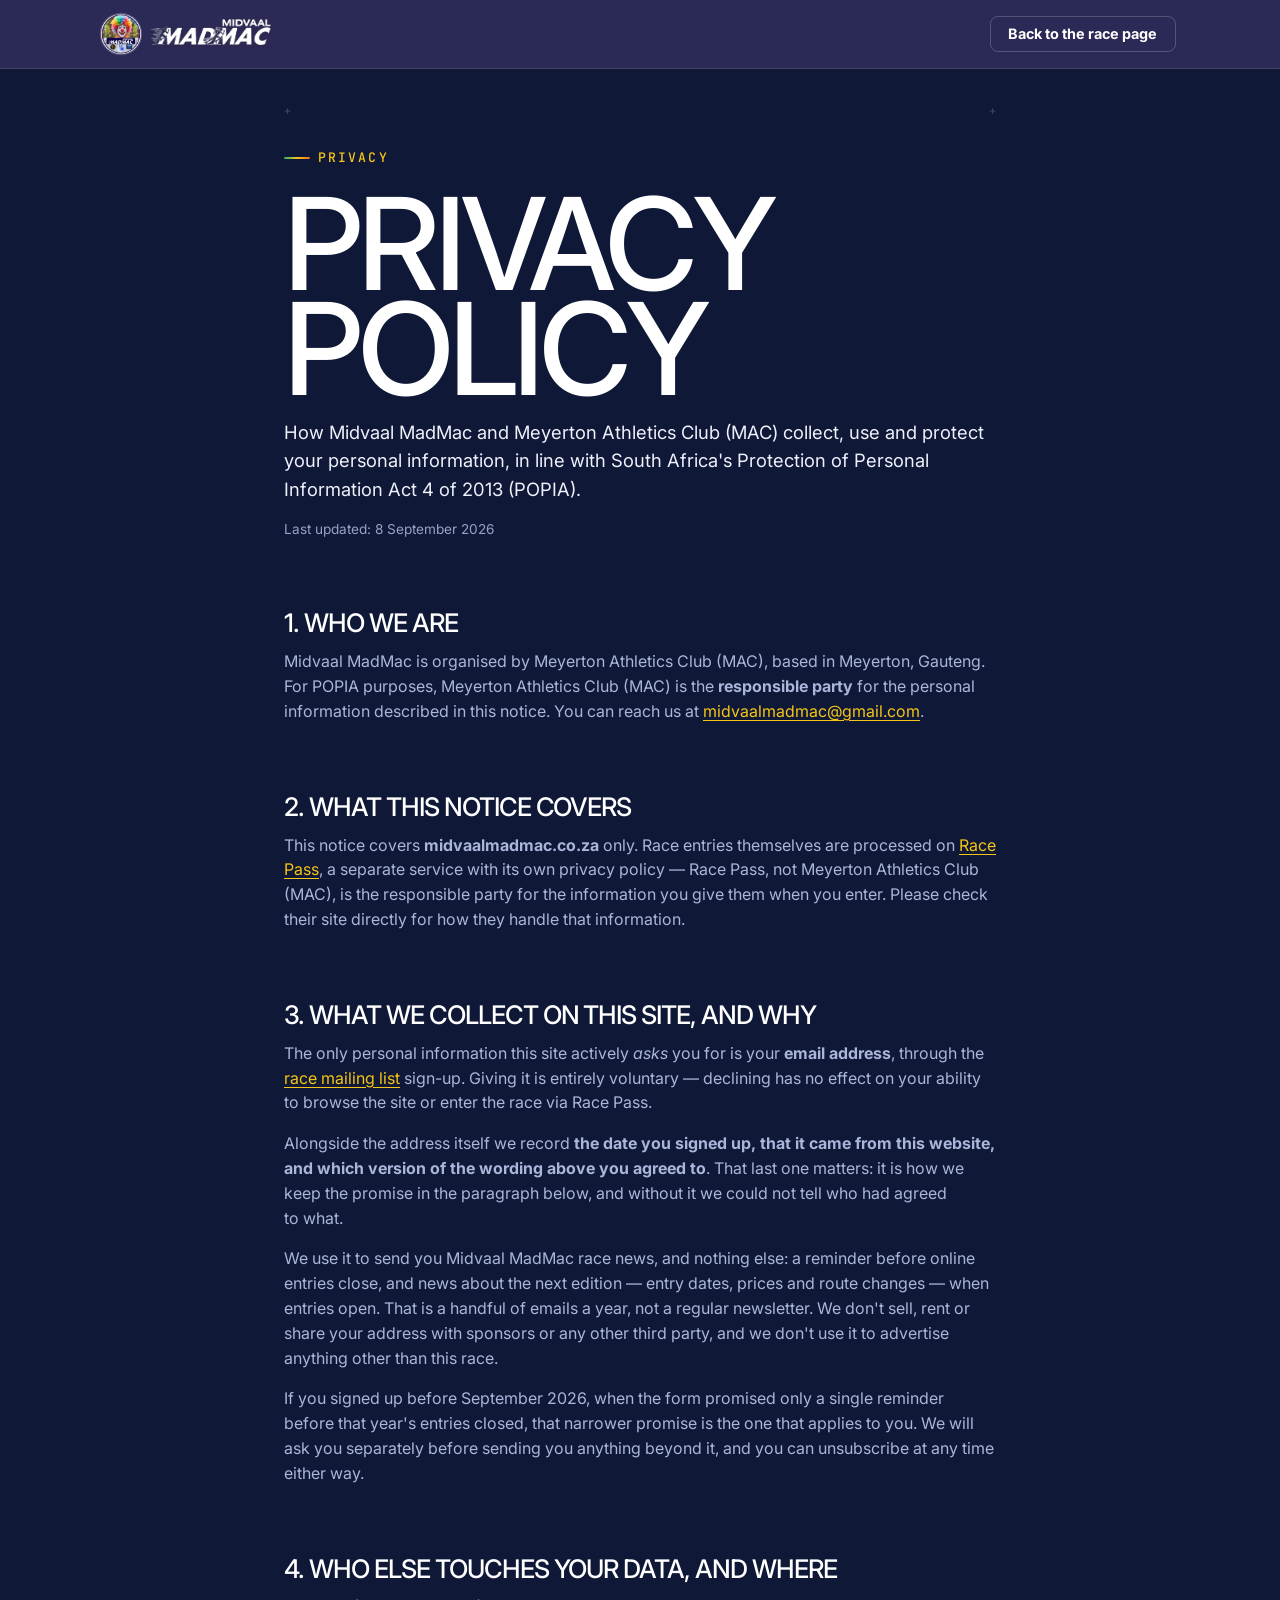
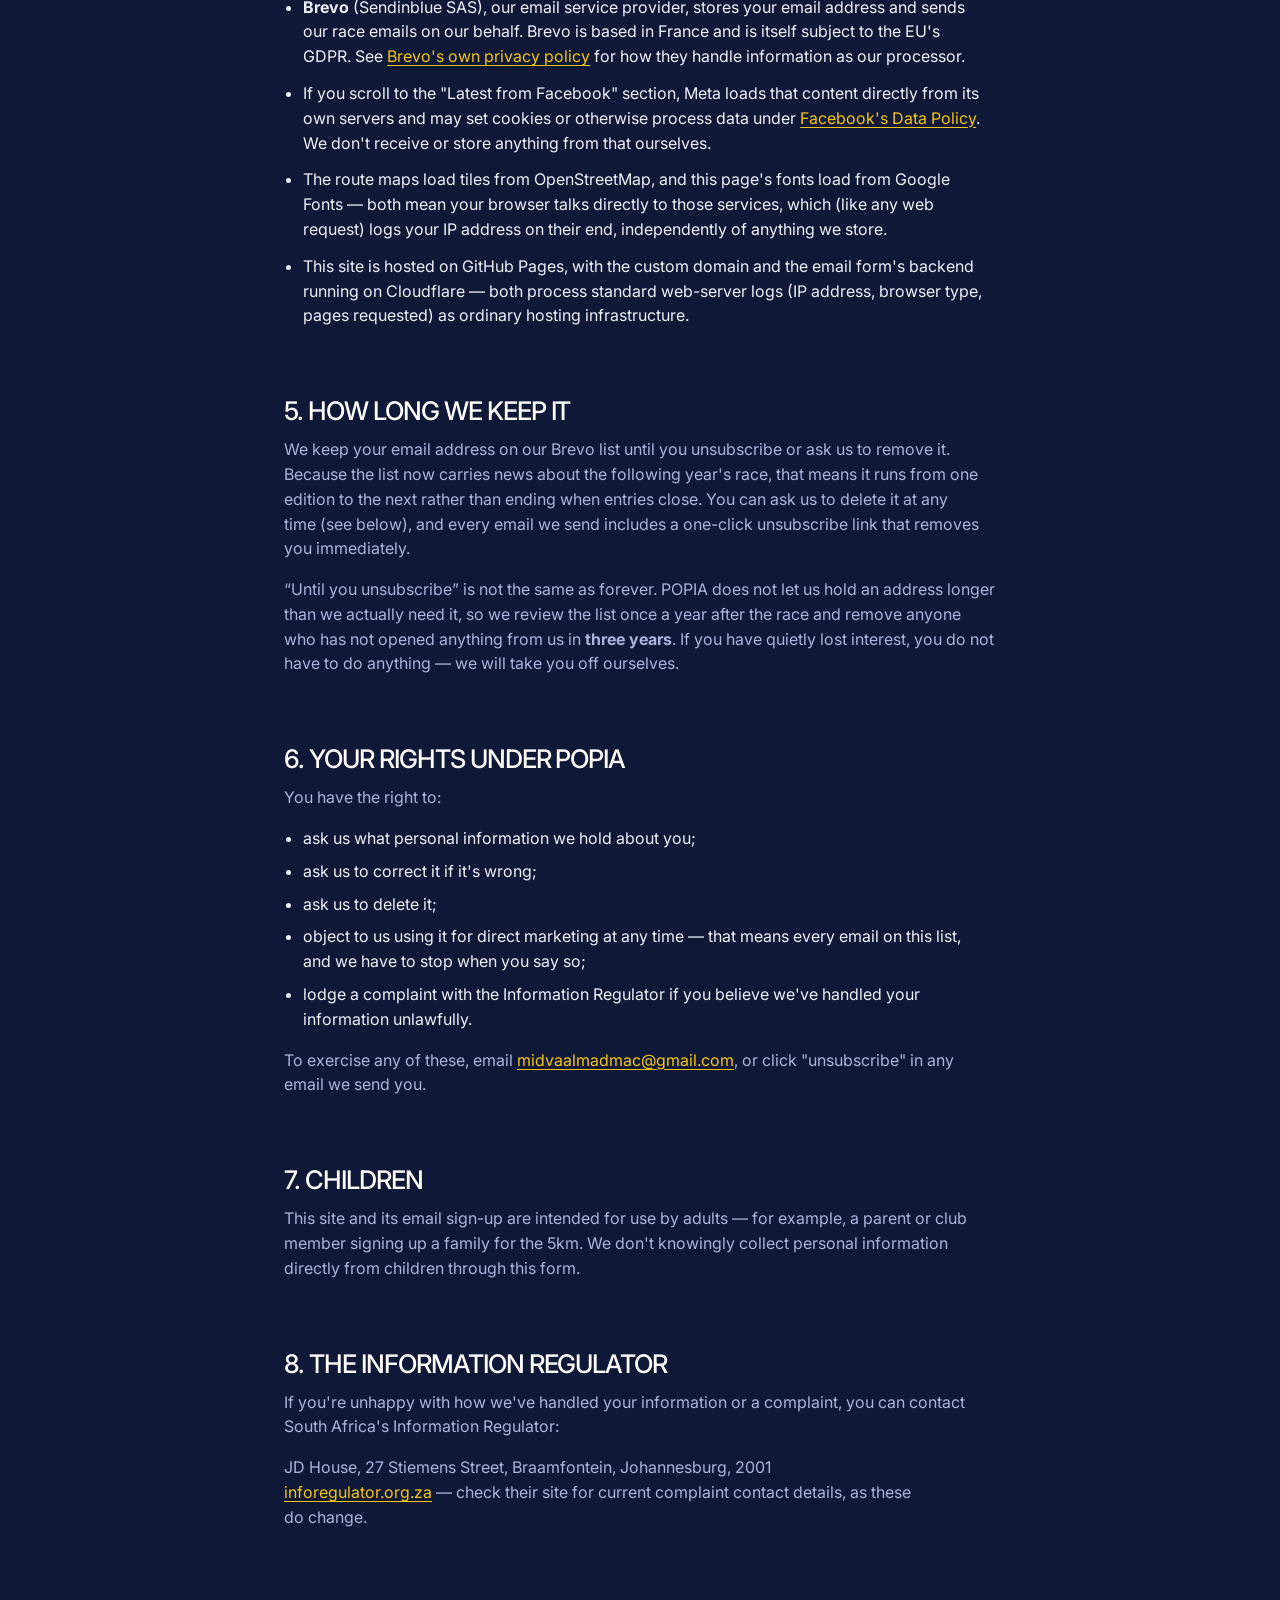
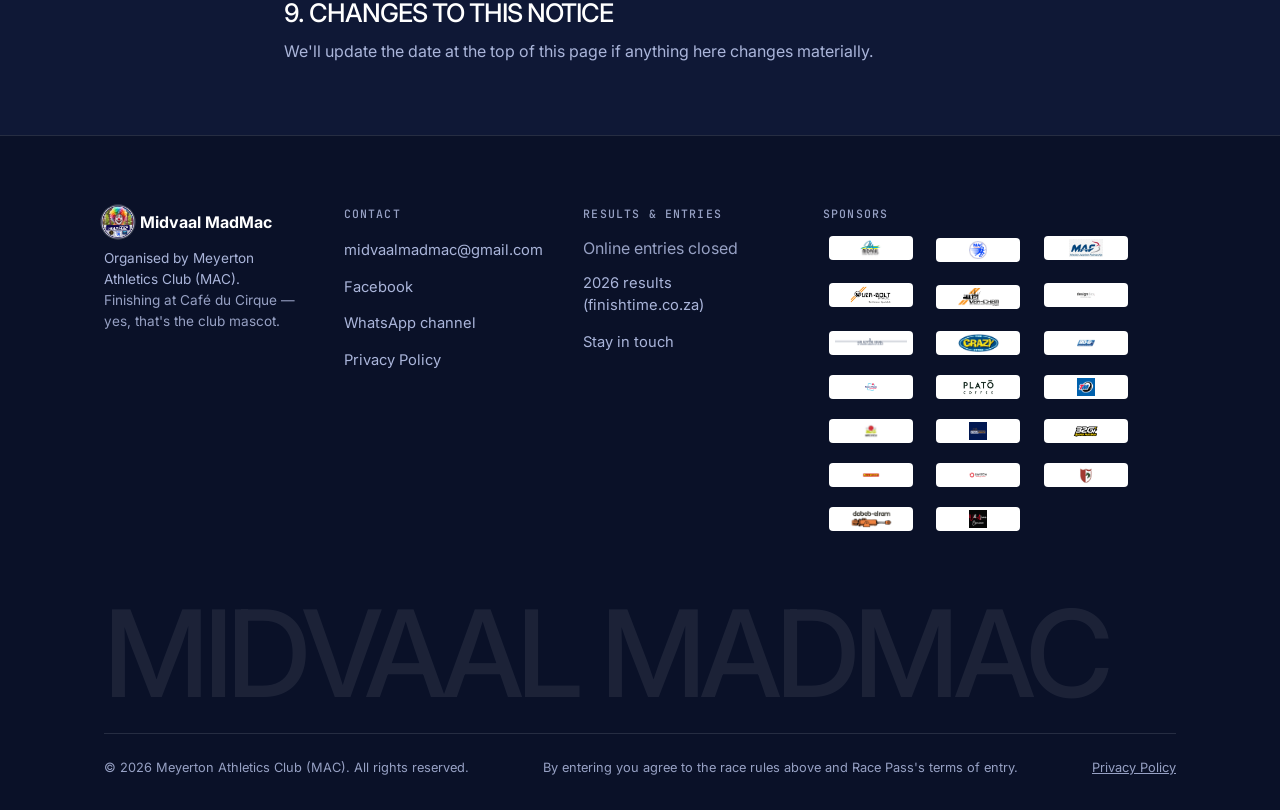
<file: privacy.html>
<!doctype html>
<html lang="en-ZA" data-entry-phase="closed">
<head>
<meta charset="UTF-8">
<meta name="viewport" content="width=device-width, initial-scale=1">
<title>Privacy Policy — Midvaal MadMac</title>
<meta name="description" content="How Midvaal MadMac and Meyerton Athletics Club collect, use and protect your personal information under South Africa's Protection of Personal Information Act (POPIA).">
<link rel="canonical" href="https://midvaalmadmac.co.za/privacy.html">
<meta name="robots" content="index, follow">
<meta name="theme-color" content="#2b2955">

<meta property="og:type" content="website">
<meta property="og:title" content="Privacy Policy — Midvaal MadMac">
<meta property="og:description" content="How Midvaal MadMac and Meyerton Athletics Club collect, use and protect your personal information under South Africa's Protection of Personal Information Act (POPIA).">
<meta property="og:url" content="https://midvaalmadmac.co.za/privacy.html">
<meta property="og:image" content="https://midvaalmadmac.co.za/assets/img/og-madmac-2026.png">
<meta property="og:image:width" content="1200">
<meta property="og:image:height" content="630">
<meta property="og:locale" content="en_ZA">
<meta property="og:site_name" content="Midvaal MadMac">
<meta name="twitter:card" content="summary_large_image">
<meta name="twitter:title" content="Privacy Policy — Midvaal MadMac">
<meta name="twitter:description" content="How Midvaal MadMac and Meyerton Athletics Club collect, use and protect your personal information under South Africa's Protection of Personal Information Act (POPIA).">
<meta name="twitter:image" content="https://midvaalmadmac.co.za/assets/img/og-madmac-2026.png">

<link rel="icon" type="image/png" sizes="32x32" href="assets/img/favicon-32.png">
<link rel="icon" type="image/png" sizes="16x16" href="assets/img/favicon-16.png">
<link rel="apple-touch-icon" sizes="180x180" href="assets/img/apple-touch-icon.png">
<link rel="preconnect" href="https://fonts.googleapis.com">
<link rel="preconnect" href="https://fonts.gstatic.com" crossorigin>
<link href="https://fonts.googleapis.com/css2?family=Inter:wght@400;500;600;700&family=JetBrains+Mono:wght@400;500&display=swap" rel="stylesheet">
<link rel="stylesheet" href="assets/css/site.css?v=025a467b">
</head>
<body>
<a class="skip-link" href="#main">Skip to content</a>
<header class="site-header">
  <div class="container header-row">
    <a class="brand" href="index.html">
      <img class="brand-mark" src="assets/img/madmac-badge.jpg" alt="" width="40" height="40">
      <img class="brand-word" src="assets/img/madmac-wordmark.png" alt="Midvaal MadMac" width="650" height="220">
    </a>
    <a class="btn btn-ghost btn-sm" href="index.html">Back to the race page</a>
  </div>
</header>

<main id="main">
<section class="section-pad">
  <div class="container container--narrow privacy-page">
    <p class="eyebrow">Privacy</p>
    <h1>Privacy Policy</h1>
    <p class="lede mt-6">
      How Midvaal MadMac and Meyerton Athletics Club (MAC) collect, use and protect your personal information,
      in line with South Africa's Protection of Personal Information Act 4 of 2013 (POPIA).
    </p>
    <p style="font-size: 0.85rem; color: var(--text-faint);">Last updated: 8 September 2026</p>

    <h2>1. Who we are</h2>
    <p>
      Midvaal MadMac is organised by Meyerton Athletics Club (MAC), based in Meyerton, Gauteng. For POPIA
      purposes, Meyerton Athletics Club (MAC) is the <strong>responsible party</strong> for the personal
      information described in this notice. You can reach us at
      <a class="link" href="mailto:midvaalmadmac@gmail.com">midvaalmadmac@gmail.com</a>.
    </p>

    <h2>2. What this notice covers</h2>
    <p>
      This notice covers <strong>midvaalmadmac.co.za</strong> only. Race entries themselves are
      processed on <a class="link" href="https://racepass.com/za/races/midvaal-madmac" target="_blank" rel="noopener">Race Pass</a>,
      a separate service with its own privacy policy — Race Pass, not Meyerton Athletics Club (MAC), is the
      responsible party for the information you give them when you enter. Please check their site
      directly for how they handle that information.
    </p>

    <h2>3. What we collect on this site, and why</h2>
    <p>
      The only personal information this site actively <em>asks</em> you for is your <strong>email
      address</strong>, through the <a class="link" href="index.html#stay-updated">race mailing
      list</a> sign-up. Giving it is entirely voluntary — declining has no effect on your ability
      to browse the site or enter the race via Race Pass.
    </p>
    <p>
      Alongside the address itself we record <strong>the date you signed up, that it came from
      this website, and which version of the wording above you agreed to</strong>. That last one
      matters: it is how we keep the promise in the paragraph below, and without it we could not
      tell who had agreed to what.
    </p>
    <p>
      We use it to send you Midvaal MadMac race news, and nothing else: a reminder before online
      entries close, and news about the next edition — entry dates, prices and route changes —
      when entries open. That is a handful of emails a year, not a regular newsletter. We don't
      sell, rent or share your address with sponsors or any other third party, and we don't use it
      to advertise anything other than this race.
    </p>
    <p>
      If you signed up before September 2026, when the form promised only a single reminder before
      that year's entries closed, that narrower promise is the one that applies to you. We will
      ask you separately before sending you anything beyond it, and you can unsubscribe at any
      time either way.
    </p>

    <h2>4. Who else touches your data, and where</h2>
    <ul style="display: grid; gap: var(--space-3); padding-left: 1.2em; list-style: disc;">
      <li>
        <strong>Brevo</strong> (Sendinblue SAS), our email service provider, stores your email
        address and sends our race emails on our behalf. Brevo is based in France and is itself
        subject to the EU's GDPR. See
        <a class="link" href="https://www.brevo.com/legal/privacypolicy/" target="_blank" rel="noopener">Brevo's own privacy policy</a>
        for how they handle information as our processor.
      </li>
      <li>
        If you scroll to the "Latest from Facebook" section, Meta loads that content directly from
        its own servers and may set cookies or otherwise process data under
        <a class="link" href="https://www.facebook.com/privacy/policy/" target="_blank" rel="noopener">Facebook's Data Policy</a>.
        We don't receive or store anything from that ourselves.
      </li>
      <li>
        The route maps load tiles from OpenStreetMap, and this page's fonts load from Google
        Fonts — both mean your browser talks directly to those services, which (like any web
        request) logs your IP address on their end, independently of anything we store.
      </li>
      <li>
        This site is hosted on GitHub Pages, with the custom domain and the email form's backend
        running on Cloudflare — both process standard web-server logs (IP address, browser type,
        pages requested) as ordinary hosting infrastructure.
      </li>
    </ul>

    <h2>5. How long we keep it</h2>
    <p>
      We keep your email address on our Brevo list until you unsubscribe or ask us to remove it.
      Because the list now carries news about the following year's race, that means it runs from
      one edition to the next rather than ending when entries close. You can ask us to delete it
      at any time (see below), and every email we send includes a one-click unsubscribe link that
      removes you immediately.
    </p>
    <p>
      “Until you unsubscribe” is not the same as forever. POPIA does not let us hold
      an address longer than we actually need it, so we review the list once a year after the race
      and remove anyone who has not opened anything from us in <strong>three years</strong>. If you
      have quietly lost interest, you do not have to do anything — we will take you off
      ourselves.
    </p>

    <h2>6. Your rights under POPIA</h2>
    <p>You have the right to:</p>
    <ul style="display: grid; gap: var(--space-2); padding-left: 1.2em; list-style: disc;">
      <li>ask us what personal information we hold about you;</li>
      <li>ask us to correct it if it's wrong;</li>
      <li>ask us to delete it;</li>
      <li>object to us using it for direct marketing at any time — that means every
        email on this list, and we have to stop when you say so;</li>
      <li>lodge a complaint with the Information Regulator if you believe we've handled your information unlawfully.</li>
    </ul>
    <p>
      To exercise any of these, email
      <a class="link" href="mailto:midvaalmadmac@gmail.com">midvaalmadmac@gmail.com</a>, or click
      "unsubscribe" in any email we send you.
    </p>

    <h2>7. Children</h2>
    <p>
      This site and its email sign-up are intended for use by adults — for example, a parent or
      club member signing up a family for the 5km. We don't knowingly collect personal information
      directly from children through this form.
    </p>

    <h2>8. The Information Regulator</h2>
    <p>
      If you're unhappy with how we've handled your information or a complaint, you can contact
      South Africa's Information Regulator:
    </p>
    <p>
      JD House, 27 Stiemens Street, Braamfontein, Johannesburg, 2001<br>
      <a class="link" href="https://inforegulator.org.za" target="_blank" rel="noopener">inforegulator.org.za</a>
      — check their site for current complaint contact details, as these do change.
    </p>

    <h2>9. Changes to this notice</h2>
    <p>
      We'll update the date at the top of this page if anything here changes materially.
    </p>
  </div>
</section>

</main>
<footer class="site-footer" id="footer">
  <div class="container">
    <div class="footer-grid">
      <div class="footer-col">
        <div class="footer-brand">
          <img class="brand-mark" src="assets/img/madmac-badge.jpg" alt="" width="40" height="40">
          <strong style="font-family: var(--font-display); color: var(--ink-0);">Midvaal MadMac</strong>
        </div>
        <p style="font-size: 0.85rem;">Organised by Meyerton Athletics Club (MAC).</p>
        <p class="footer-clown">Finishing at Café du Cirque — yes, that's the club mascot.</p>
      </div>
      <div class="footer-col">
        <h3>Contact</h3>
        <ul><li><a href="mailto:midvaalmadmac@gmail.com">midvaalmadmac@gmail.com</a></li><li><a href="https://www.facebook.com/midvaalmadmac/" target="_blank" rel="noopener">Facebook</a></li><li><a href="https://whatsapp.com/channel/0029VbB6mMUKAwEiDwQhpE2Q" target="_blank" rel="noopener">WhatsApp channel</a></li><li><a href="privacy.html">Privacy Policy</a></li></ul>
      </div>
      <div class="footer-col">
        <h3>Results &amp; entries</h3>
        <ul>
          <li><div class="phase-open"><a href="https://racepass.com/za/races/midvaal-madmac" target="_blank" rel="noopener">Enter on Race Pass</a></div><div class="phase-closed"><span class="footer-muted">Online entries closed</span></div></li>
          <li><a href="https://results.finishtime.co.za/results.aspx?CId=35&amp;RId=6001" target="_blank" rel="noopener">2026 results (finishtime.co.za)</a></li>
          <!-- index.html# prefix, not a bare #: this footer renders on
               privacy.html too, where a bare fragment goes nowhere. -->
          <li><a href="index.html#stay-updated" data-list-cta="footer">Stay in touch</a></li>
        </ul>
      </div>
      <div class="footer-col">
        <h3>Sponsors</h3>
        <div class="sponsor-wall"><a class="sponsor-chip sponsor-chip-logo" href="https://www.midvaal.gov.za/" target="_blank" rel="noopener sponsored"><img src="assets/img/sponsors/midvaal-municipality.jpg" alt="Midvaal Local Municipality" loading="lazy"></a><span class="sponsor-chip sponsor-chip-logo"><img src="assets/img/sponsors/mac.jpeg" alt="Meyerton Athletics Club" loading="lazy"></span><a class="sponsor-chip sponsor-chip-logo" href="https://maf.org/" target="_blank" rel="noopener sponsored"><img src="assets/img/sponsors/maf.jpeg" alt="MAF (Mission Aviation Fellowship)" loading="lazy"></a><a class="sponsor-chip sponsor-chip-logo" href="https://www.verbolt.co.za/" target="_blank" rel="noopener sponsored"><img src="assets/img/sponsors/ver-bolt.png" alt="Ver-Bolt" loading="lazy"></a><span class="sponsor-chip sponsor-chip-logo"><img src="assets/img/sponsors/ver-chem.png" alt="Ver-Chem" loading="lazy"></span><a class="sponsor-chip sponsor-chip-logo" href="https://www.designdex.co.za/" target="_blank" rel="noopener sponsored"><img src="assets/img/sponsors/designdex.jpeg" alt="designdex" loading="lazy"></a><a class="sponsor-chip sponsor-chip-logo" href="https://www.flexilube.com/" target="_blank" rel="noopener sponsored"><img src="assets/img/sponsors/flexilube.png" alt="Flexilube" loading="lazy"></a><a class="sponsor-chip sponsor-chip-logo" href="https://www.crazystore.co.za/" target="_blank" rel="noopener sponsored"><img src="assets/img/sponsors/crazy-store.png" alt="The Crazy Store" loading="lazy"></a><a class="sponsor-chip sponsor-chip-logo" href="https://www.906fmstereo.com/" target="_blank" rel="noopener sponsored"><img src="assets/img/sponsors/90-6fm.png" alt="90-6" loading="lazy"></a><a class="sponsor-chip sponsor-chip-logo" href="https://www.mogumogu.com/" target="_blank" rel="noopener sponsored"><img src="assets/img/sponsors/mogu-mogu.png" alt="Mogu Mogu" loading="lazy"></a><a class="sponsor-chip sponsor-chip-logo" href="https://plato.coffee/" target="_blank" rel="noopener sponsored"><img src="assets/img/sponsors/plato-coffee.png" alt="Platō Coffee" loading="lazy"></a><a class="sponsor-chip sponsor-chip-logo" href="https://www.tyremart.co.za/" target="_blank" rel="noopener sponsored"><img src="assets/img/sponsors/tm-tyremart.png" alt="TM Tyremart" loading="lazy"></a><a class="sponsor-chip sponsor-chip-logo" href="https://harvestfresh.co.za/" target="_blank" rel="noopener sponsored"><img src="assets/img/sponsors/harvestfresh.png" alt="HarvestFresh" loading="lazy"></a><a class="sponsor-chip sponsor-chip-logo" href="https://lyncameats.co.za/" target="_blank" rel="noopener sponsored"><img src="assets/img/sponsors/lynca-meats.png" alt="Lynca Meats" loading="lazy"></a><a class="sponsor-chip sponsor-chip-logo" href="https://32gi.co.za/" target="_blank" rel="noopener sponsored"><img src="assets/img/sponsors/32gi.png" alt="32Gi Sports Nutrition" loading="lazy"></a><a class="sponsor-chip sponsor-chip-logo" href="https://www.torkcraft.com/" target="_blank" rel="noopener sponsored"><img src="assets/img/sponsors/tork-craft.png" alt="Tork Craft" loading="lazy"></a><a class="sponsor-chip sponsor-chip-logo" href="https://drinkswitch.co.za/" target="_blank" rel="noopener sponsored"><img src="assets/img/sponsors/switch.jpg" alt="Switch Energy Drink" loading="lazy"></a><a class="sponsor-chip sponsor-chip-logo" href="https://afri-guard.co.za/" target="_blank" rel="noopener sponsored"><img src="assets/img/sponsors/afriguard.jpeg" alt="AfriGuard" loading="lazy"></a><a class="sponsor-chip sponsor-chip-logo" href="https://www.dabeb.co.za/" target="_blank" rel="noopener sponsored"><img src="assets/img/sponsors/dabeb-elram.png" alt="dabeb-elram" loading="lazy"></a><a class="sponsor-chip sponsor-chip-logo" href="https://www.wildafricaexperiences.co.za/" target="_blank" rel="noopener sponsored"><img src="assets/img/sponsors/wae-logo.jpg" alt="Wild Africa Experiences" loading="lazy"></a></div>
      </div>
    </div>

  </div>
  <p class="footer-wordmark" aria-hidden="true">Midvaal MadMac</p>
  <div class="container">
    <div class="footer-bottom">
      <span>&copy; 2026 Meyerton Athletics Club (MAC). All rights reserved.</span>
      <span>By entering you agree to the race rules above and Race Pass's terms of entry.</span>
      <a href="privacy.html">Privacy Policy</a>
    </div>
  </div>
</footer>

<script src="assets/js/nav.js?v=58d6910b" defer></script>
<script src="assets/js/countdown.js?v=76db7bd6" defer></script>
<script src="assets/js/route.js?v=beb5cebe" defer></script>
<script src="assets/js/carousel.js?v=b373ee3e" defer></script>
<script src="assets/js/motion.js?v=2229a7c9" defer></script>
<script src="assets/js/facebook-feed.js?v=5bd14ed7" defer></script>
<script src="assets/js/email.js?v=6c602a6f" defer></script>
<script src="assets/js/sticky-cta.js?v=0f038985" defer></script>
<script src="assets/js/analytics.js?v=c563cac5" defer></script>
</body>
</html>
</file>
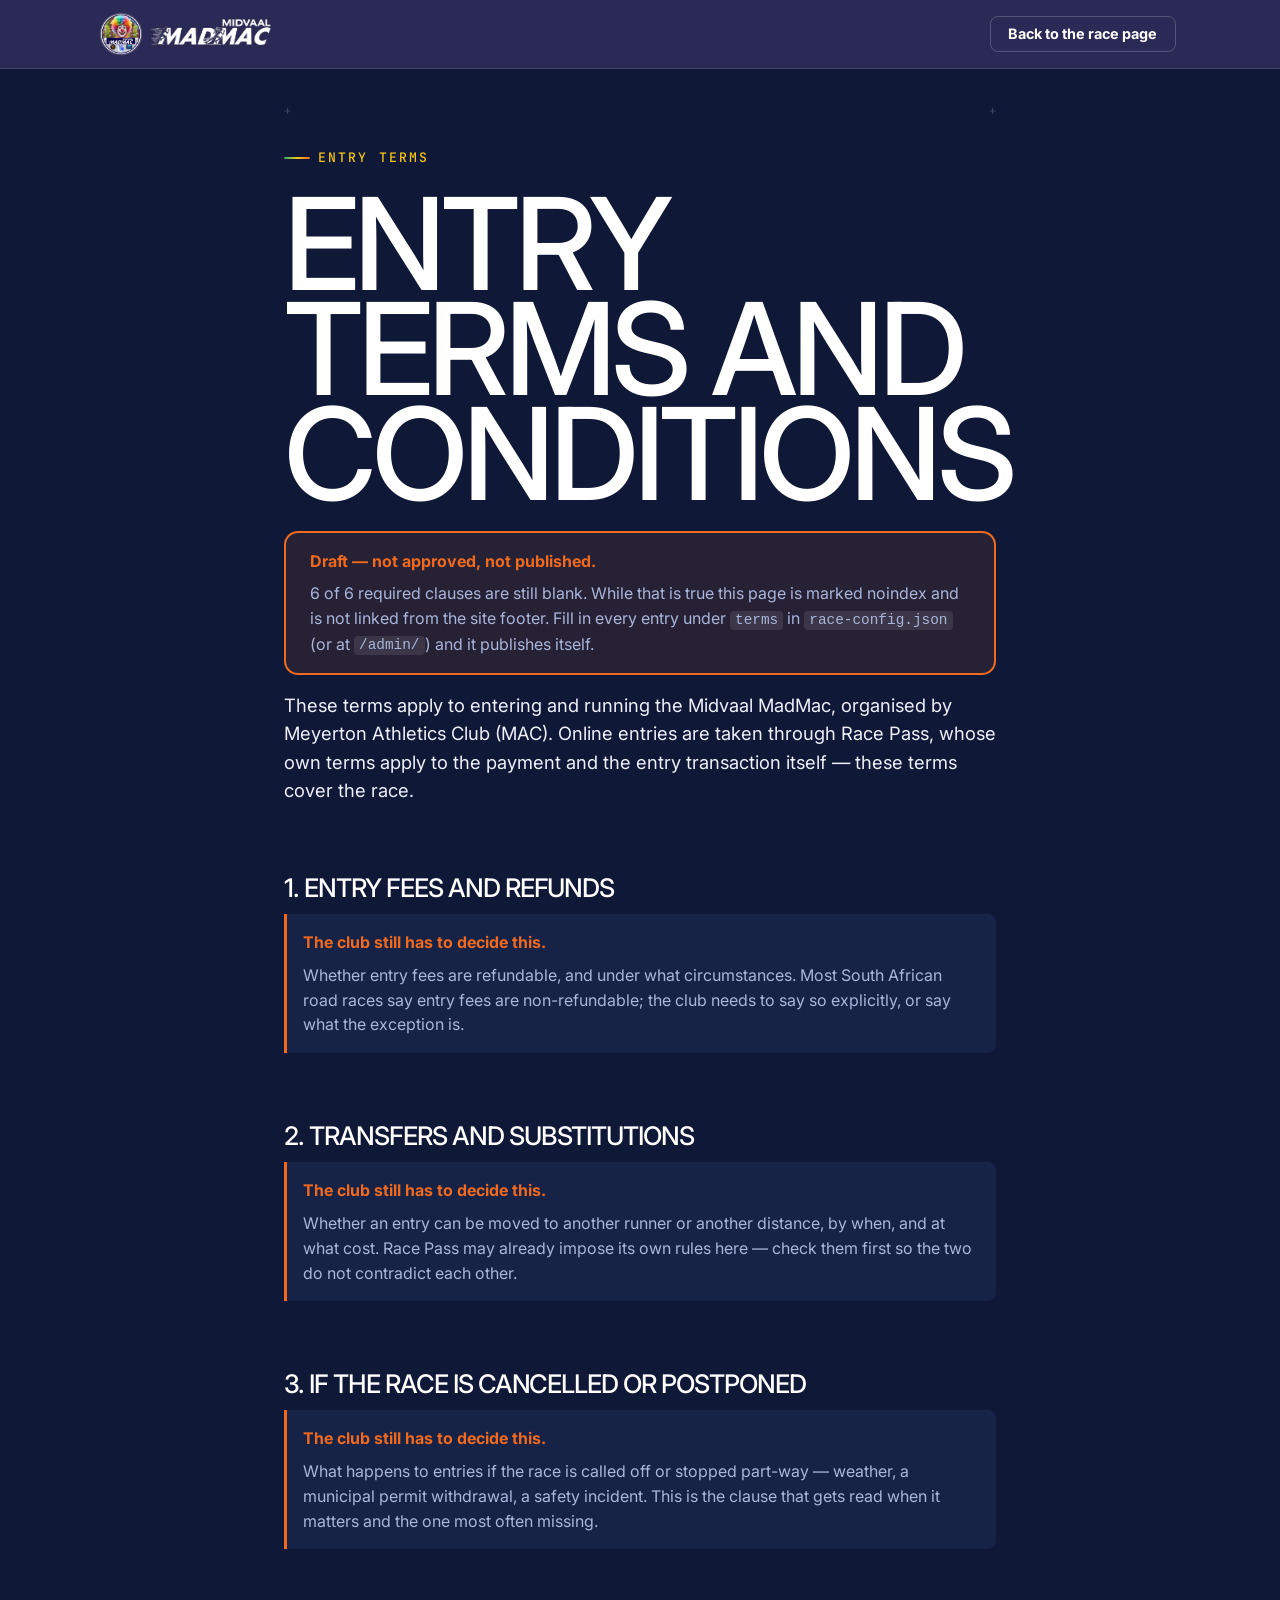
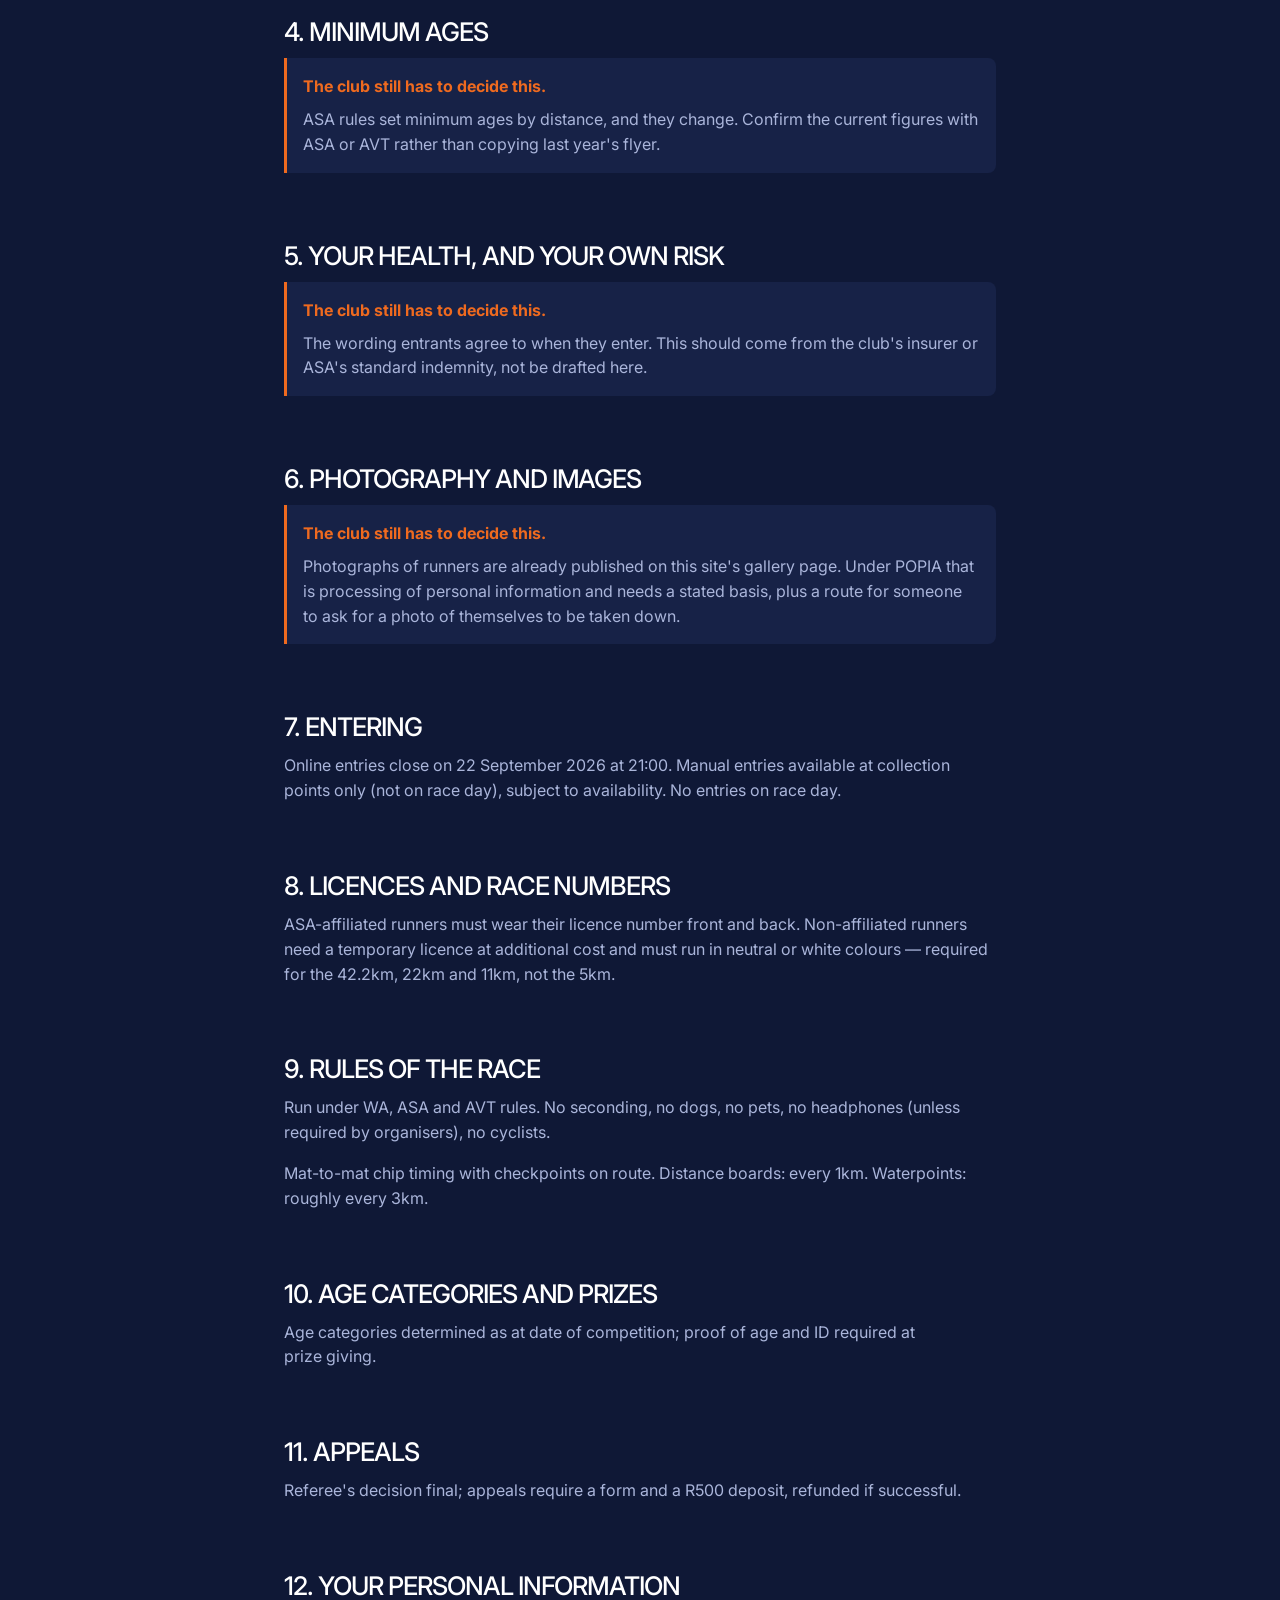
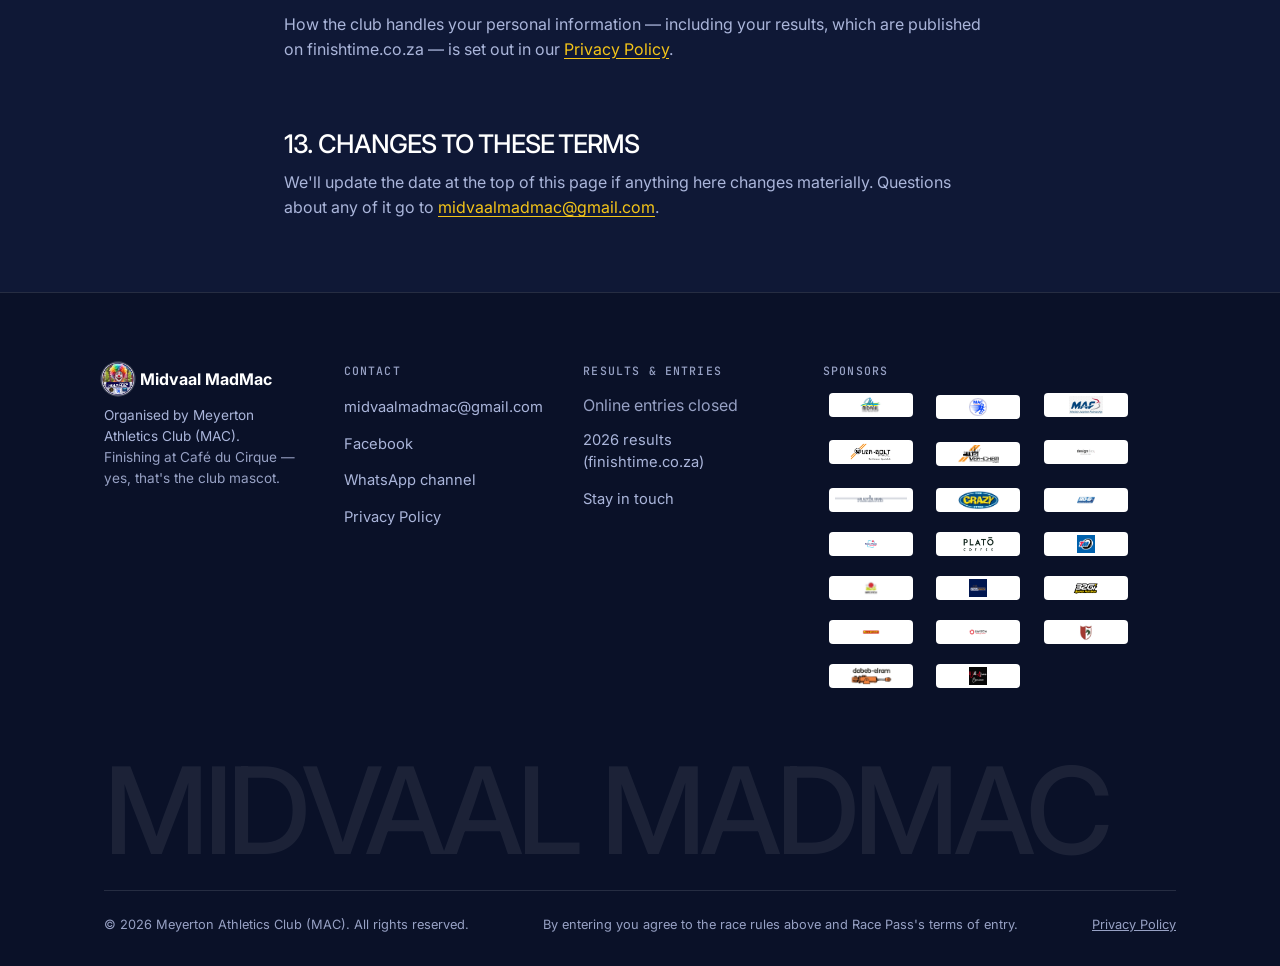
<file: terms.html>
<!doctype html>
<html lang="en-ZA" data-entry-phase="closed">
<head>
<meta charset="UTF-8">
<meta name="viewport" content="width=device-width, initial-scale=1">
<title>Entry Terms and Conditions — Midvaal MadMac</title>
<meta name="description" content="Entry terms for the Midvaal MadMac road race: entries, refunds, race rules, indemnity and images.">
<link rel="canonical" href="https://midvaalmadmac.co.za/terms.html">
<meta name="robots" content="noindex, nofollow">
<meta name="theme-color" content="#2b2955">

<link rel="icon" type="image/png" sizes="32x32" href="assets/img/favicon-32.png">
<link rel="icon" type="image/png" sizes="16x16" href="assets/img/favicon-16.png">
<link rel="apple-touch-icon" sizes="180x180" href="assets/img/apple-touch-icon.png">
<link rel="preconnect" href="https://fonts.googleapis.com">
<link rel="preconnect" href="https://fonts.gstatic.com" crossorigin>
<link href="https://fonts.googleapis.com/css2?family=Inter:wght@400;500;600;700&family=JetBrains+Mono:wght@400;500&display=swap" rel="stylesheet">
<link rel="stylesheet" href="assets/css/site.css?v=025a467b">
</head>
<body>
<a class="skip-link" href="#main">Skip to content</a>
<header class="site-header">
  <div class="container header-row">
    <a class="brand" href="index.html">
      <img class="brand-mark" src="assets/img/madmac-badge.jpg" alt="" width="40" height="40">
      <img class="brand-word" src="assets/img/madmac-wordmark.png" alt="Midvaal MadMac" width="650" height="220">
    </a>
    <a class="btn btn-ghost btn-sm" href="index.html">Back to the race page</a>
  </div>
</header>

<main id="main">
<section class="section-pad">
  <div class="container container--narrow privacy-page">
    <p class="eyebrow">Entry terms</p>
    <h1>Entry Terms and Conditions</h1>
    <div class="terms-draft-banner"><p><strong>Draft — not approved, not published.</strong></p><p>6 of 6 required clauses are still blank. While that is true this page is marked noindex and is not linked from the site footer. Fill in every entry under <code>terms</code> in <code>race-config.json</code> (or at <code>/admin/</code>) and it publishes itself.</p></div>
    <p class="lede mt-6">
      These terms apply to entering and running the Midvaal MadMac, organised by
      Meyerton Athletics Club (MAC). Online entries are taken through Race Pass, whose own terms apply to
      the payment and the entry transaction itself — these terms cover the race.
    </p>
    

    <h2>1. Entry fees and refunds</h2>
<div class="terms-gap"><p><strong>The club still has to decide this.</strong></p><p>Whether entry fees are refundable, and under what circumstances. Most South African road races say entry fees are non-refundable; the club needs to say so explicitly, or say what the exception is.</p></div>

<h2>2. Transfers and substitutions</h2>
<div class="terms-gap"><p><strong>The club still has to decide this.</strong></p><p>Whether an entry can be moved to another runner or another distance, by when, and at what cost. Race Pass may already impose its own rules here — check them first so the two do not contradict each other.</p></div>

<h2>3. If the race is cancelled or postponed</h2>
<div class="terms-gap"><p><strong>The club still has to decide this.</strong></p><p>What happens to entries if the race is called off or stopped part-way — weather, a municipal permit withdrawal, a safety incident. This is the clause that gets read when it matters and the one most often missing.</p></div>

<h2>4. Minimum ages</h2>
<div class="terms-gap"><p><strong>The club still has to decide this.</strong></p><p>ASA rules set minimum ages by distance, and they change. Confirm the current figures with ASA or AVT rather than copying last year's flyer.</p></div>

<h2>5. Your health, and your own risk</h2>
<div class="terms-gap"><p><strong>The club still has to decide this.</strong></p><p>The wording entrants agree to when they enter. This should come from the club's insurer or ASA's standard indemnity, not be drafted here.</p></div>

<h2>6. Photography and images</h2>
<div class="terms-gap"><p><strong>The club still has to decide this.</strong></p><p>Photographs of runners are already published on this site's gallery page. Under POPIA that is processing of personal information and needs a stated basis, plus a route for someone to ask for a photo of themselves to be taken down.</p></div>

    <h2>7. Entering</h2>
    <p>
      Online entries close on 22 September 2026 at 21:00.
      Manual entries available at collection points only (not on race day), subject to availability. No entries on race day.
    </p>

    <h2>8. Licences and race numbers</h2>
    <p>ASA-affiliated runners must wear their licence number front and back. Non-affiliated runners need a temporary licence at additional cost and must run in neutral or white colours — required for the 42.2km, 22km and 11km, not the 5km.</p>

    <h2>9. Rules of the race</h2>
    <p>
      Run under WA, ASA and AVT rules. No seconding, no dogs, no pets, no headphones (unless required by organisers), no cyclists.
    </p>
    <p>Mat-to-mat chip timing with checkpoints on route. Distance boards: every 1km.
      Waterpoints: roughly every 3km.</p>

    <h2>10. Age categories and prizes</h2>
    <p>Age categories determined as at date of competition; proof of age and ID required at prize giving.</p>

    <h2>11. Appeals</h2>
    <p>Referee's decision final; appeals require a form and a R500 deposit, refunded if successful.</p>

    <h2>12. Your personal information</h2>
    <p>
      How the club handles your personal information — including your results, which are
      published on finishtime.co.za — is set out in our
      <a class="link" href="privacy.html">Privacy Policy</a>.
    </p>

    <h2>13. Changes to these terms</h2>
    <p>
      We'll update the date at the top of this page if anything here changes materially.
      Questions about any of it go to
      <a class="link" href="mailto:midvaalmadmac@gmail.com">midvaalmadmac@gmail.com</a>.
    </p>
  </div>
</section>

</main>
<footer class="site-footer" id="footer">
  <div class="container">
    <div class="footer-grid">
      <div class="footer-col">
        <div class="footer-brand">
          <img class="brand-mark" src="assets/img/madmac-badge.jpg" alt="" width="40" height="40">
          <strong style="font-family: var(--font-display); color: var(--ink-0);">Midvaal MadMac</strong>
        </div>
        <p style="font-size: 0.85rem;">Organised by Meyerton Athletics Club (MAC).</p>
        <p class="footer-clown">Finishing at Café du Cirque — yes, that's the club mascot.</p>
      </div>
      <div class="footer-col">
        <h3>Contact</h3>
        <ul><li><a href="mailto:midvaalmadmac@gmail.com">midvaalmadmac@gmail.com</a></li><li><a href="https://www.facebook.com/midvaalmadmac/" target="_blank" rel="noopener">Facebook</a></li><li><a href="https://whatsapp.com/channel/0029VbB6mMUKAwEiDwQhpE2Q" target="_blank" rel="noopener">WhatsApp channel</a></li><li><a href="privacy.html">Privacy Policy</a></li></ul>
      </div>
      <div class="footer-col">
        <h3>Results &amp; entries</h3>
        <ul>
          <li><div class="phase-open"><a href="https://racepass.com/za/races/midvaal-madmac" target="_blank" rel="noopener">Enter on Race Pass</a></div><div class="phase-closed"><span class="footer-muted">Online entries closed</span></div></li>
          <li><a href="https://results.finishtime.co.za/results.aspx?CId=35&amp;RId=6001" target="_blank" rel="noopener">2026 results (finishtime.co.za)</a></li>
          <!-- index.html# prefix, not a bare #: this footer renders on
               privacy.html too, where a bare fragment goes nowhere. -->
          <li><a href="index.html#stay-updated" data-list-cta="footer">Stay in touch</a></li>
        </ul>
      </div>
      <div class="footer-col">
        <h3>Sponsors</h3>
        <div class="sponsor-wall"><a class="sponsor-chip sponsor-chip-logo" href="https://www.midvaal.gov.za/" target="_blank" rel="noopener sponsored"><img src="assets/img/sponsors/midvaal-municipality.jpg" alt="Midvaal Local Municipality" loading="lazy"></a><span class="sponsor-chip sponsor-chip-logo"><img src="assets/img/sponsors/mac.jpeg" alt="Meyerton Athletics Club" loading="lazy"></span><a class="sponsor-chip sponsor-chip-logo" href="https://maf.org/" target="_blank" rel="noopener sponsored"><img src="assets/img/sponsors/maf.jpeg" alt="MAF (Mission Aviation Fellowship)" loading="lazy"></a><a class="sponsor-chip sponsor-chip-logo" href="https://www.verbolt.co.za/" target="_blank" rel="noopener sponsored"><img src="assets/img/sponsors/ver-bolt.png" alt="Ver-Bolt" loading="lazy"></a><span class="sponsor-chip sponsor-chip-logo"><img src="assets/img/sponsors/ver-chem.png" alt="Ver-Chem" loading="lazy"></span><a class="sponsor-chip sponsor-chip-logo" href="https://www.designdex.co.za/" target="_blank" rel="noopener sponsored"><img src="assets/img/sponsors/designdex.jpeg" alt="designdex" loading="lazy"></a><a class="sponsor-chip sponsor-chip-logo" href="https://www.flexilube.com/" target="_blank" rel="noopener sponsored"><img src="assets/img/sponsors/flexilube.png" alt="Flexilube" loading="lazy"></a><a class="sponsor-chip sponsor-chip-logo" href="https://www.crazystore.co.za/" target="_blank" rel="noopener sponsored"><img src="assets/img/sponsors/crazy-store.png" alt="The Crazy Store" loading="lazy"></a><a class="sponsor-chip sponsor-chip-logo" href="https://www.906fmstereo.com/" target="_blank" rel="noopener sponsored"><img src="assets/img/sponsors/90-6fm.png" alt="90-6" loading="lazy"></a><a class="sponsor-chip sponsor-chip-logo" href="https://www.mogumogu.com/" target="_blank" rel="noopener sponsored"><img src="assets/img/sponsors/mogu-mogu.png" alt="Mogu Mogu" loading="lazy"></a><a class="sponsor-chip sponsor-chip-logo" href="https://plato.coffee/" target="_blank" rel="noopener sponsored"><img src="assets/img/sponsors/plato-coffee.png" alt="Platō Coffee" loading="lazy"></a><a class="sponsor-chip sponsor-chip-logo" href="https://www.tyremart.co.za/" target="_blank" rel="noopener sponsored"><img src="assets/img/sponsors/tm-tyremart.png" alt="TM Tyremart" loading="lazy"></a><a class="sponsor-chip sponsor-chip-logo" href="https://harvestfresh.co.za/" target="_blank" rel="noopener sponsored"><img src="assets/img/sponsors/harvestfresh.png" alt="HarvestFresh" loading="lazy"></a><a class="sponsor-chip sponsor-chip-logo" href="https://lyncameats.co.za/" target="_blank" rel="noopener sponsored"><img src="assets/img/sponsors/lynca-meats.png" alt="Lynca Meats" loading="lazy"></a><a class="sponsor-chip sponsor-chip-logo" href="https://32gi.co.za/" target="_blank" rel="noopener sponsored"><img src="assets/img/sponsors/32gi.png" alt="32Gi Sports Nutrition" loading="lazy"></a><a class="sponsor-chip sponsor-chip-logo" href="https://www.torkcraft.com/" target="_blank" rel="noopener sponsored"><img src="assets/img/sponsors/tork-craft.png" alt="Tork Craft" loading="lazy"></a><a class="sponsor-chip sponsor-chip-logo" href="https://drinkswitch.co.za/" target="_blank" rel="noopener sponsored"><img src="assets/img/sponsors/switch.jpg" alt="Switch Energy Drink" loading="lazy"></a><a class="sponsor-chip sponsor-chip-logo" href="https://afri-guard.co.za/" target="_blank" rel="noopener sponsored"><img src="assets/img/sponsors/afriguard.jpeg" alt="AfriGuard" loading="lazy"></a><a class="sponsor-chip sponsor-chip-logo" href="https://www.dabeb.co.za/" target="_blank" rel="noopener sponsored"><img src="assets/img/sponsors/dabeb-elram.png" alt="dabeb-elram" loading="lazy"></a><a class="sponsor-chip sponsor-chip-logo" href="https://www.wildafricaexperiences.co.za/" target="_blank" rel="noopener sponsored"><img src="assets/img/sponsors/wae-logo.jpg" alt="Wild Africa Experiences" loading="lazy"></a></div>
      </div>
    </div>

  </div>
  <p class="footer-wordmark" aria-hidden="true">Midvaal MadMac</p>
  <div class="container">
    <div class="footer-bottom">
      <span>&copy; 2026 Meyerton Athletics Club (MAC). All rights reserved.</span>
      <span>By entering you agree to the race rules above and Race Pass's terms of entry.</span>
      <a href="privacy.html">Privacy Policy</a>
    </div>
  </div>
</footer>

<script src="assets/js/nav.js?v=58d6910b" defer></script>
<script src="assets/js/countdown.js?v=76db7bd6" defer></script>
<script src="assets/js/route.js?v=beb5cebe" defer></script>
<script src="assets/js/carousel.js?v=b373ee3e" defer></script>
<script src="assets/js/motion.js?v=2229a7c9" defer></script>
<script src="assets/js/facebook-feed.js?v=5bd14ed7" defer></script>
<script src="assets/js/email.js?v=6c602a6f" defer></script>
<script src="assets/js/sticky-cta.js?v=0f038985" defer></script>
<script src="assets/js/analytics.js?v=c563cac5" defer></script>
</body>
</html>
</file>
<file: assets/css/site.css>
/* =========================================================================
   Midvaal MadMac 2026 — design tokens + stylesheet
   Palette derived from the supplied flyers (navy ground, orange/purple
   accents) and the race t-shirt's green→yellow→orange gradient, which the
   brief identifies as the strongest brand asset. Hex values are close
   approximations pending confirmation against the original vector flyer
   files — see README.md "Still needed at handover".
   ========================================================================= */

/* ---------- reset ---------- */
*, *::before, *::after { box-sizing: border-box; }
html { -webkit-text-size-adjust: 100%; }
body, h1, h2, h3, h4, p, figure, blockquote, dl, dd { margin: 0; }
ul[class], ol[class] { margin: 0; padding: 0; list-style: none; }
img, picture, svg { display: block; max-width: 100%; }
input, button, textarea, select { font: inherit; color: inherit; }
a { color: inherit; }
table { border-collapse: collapse; }

@media (prefers-reduced-motion: reduce) {
  *, *::before, *::after {
    animation-duration: 0.01ms !important;
    animation-iteration-count: 1 !important;
    transition-duration: 0.01ms !important;
    scroll-behavior: auto !important;
  }
}

/* ---------- tokens ---------- */
:root {
  /* ground */
  --navy-950: #0a1128;
  --navy-900: #0f1836;
  --navy-800: #172247;
  --navy-700: #202e5c;
  --navy-600: #2b3d78;

  /* exact navy sampled from the MadMac wordmark logo — the header bar is
     colour-matched to it so the logo sits flush, not on a mismatched chip */
  --brand-navy: #2b2955;

  /* ink */
  --ink-0: #ffffff;
  --ink-100: #eef1fb;
  --ink-300: #aab5da;
  --ink-500: #97a1c4;

  /* brand accents */
  --green: #2fae6a;
  --yellow: #f5c518;
  --orange: #ef6a1f;
  --purple: #7a5cd6;

  --gradient-shirt: linear-gradient(90deg, var(--green) 0%, var(--yellow) 52%, var(--orange) 100%);
  --gradient-shirt-vert: linear-gradient(180deg, var(--green) 0%, var(--yellow) 52%, var(--orange) 100%);

  /* semantic */
  --bg: var(--navy-900);
  --bg-raised: var(--navy-800);
  --bg-sunken: var(--navy-950);
  --border: rgba(238, 241, 251, 0.12);
  --border-strong: rgba(238, 241, 251, 0.22);
  --text: var(--ink-100);
  --text-muted: var(--ink-300);
  --text-faint: var(--ink-500);
  --accent: var(--orange);
  --focus-ring: #ffd257;

  /* type */
  /* One font system-wide (Inter) — no secondary display face. Both tokens
     point at the same stack so every existing var(--font-display) /
     var(--font-body) reference keeps working without a rule-by-rule edit. */
  --font-display: "Inter", -apple-system, BlinkMacSystemFont, "Segoe UI", Roboto, sans-serif;
  --font-body: "Inter", -apple-system, BlinkMacSystemFont, "Segoe UI", Roboto, sans-serif;
  /* Monospace carries every micro-label on the page — section eyebrows, stat
     captions, table headers, meta rows. It is the one new face, and the only
     typographic element borrowed wholesale rather than adapted. */
  --font-mono: "JetBrains Mono", ui-monospace, SFMono-Regular, Menlo, Consolas, monospace;

  /* Display type is set at a medium weight, not bold. Combined with the
     negative tracking and sub-1 leading below, that is what separates an
     editorial masthead from a generically bold heading. One knob, so the
     whole page can be turned back to bold by changing this line. */
  --weight-display: 500;

  /* spacing scale */
  --space-1: 0.25rem;
  --space-2: 0.5rem;
  --space-3: 0.75rem;
  --space-4: 1rem;
  --space-5: 1.5rem;
  --space-6: 2rem;
  --space-7: 3rem;
  --space-8: 4.5rem;
  --space-9: 6.5rem;

  --radius-s: 8px;
  --radius-m: 14px;
  --radius-l: 22px;
  --container: 1120px;
  --container-narrow: 760px;
}

/* ---------- base ---------- */
html { scroll-behavior: smooth; }
body {
  background: var(--bg);
  color: var(--text);
  font-family: var(--font-body);
  font-size: 16px;
  line-height: 1.55;
  -webkit-font-smoothing: antialiased;
}

.container {
  width: 100%;
  max-width: var(--container);
  margin-inline: auto;
  padding-inline: var(--space-5);
  container-type: inline-size;
}
.container--narrow { max-width: var(--container-narrow); }

/* A narrow measure is right for long prose, but a narrow *container* centres
   itself, which put these two section headings 180px right of every other
   heading on the page. So the container stays full width and the measure moves
   onto its children: same column width as before, same left edge as everything
   else. The standalone prose pages keep .container--narrow -- they have nothing
   to align against, so centred is right there. */
.container--prose > * { max-width: var(--container-narrow); }
/* The stat row is a data display, not prose, and four big numerals do not fit
   a 760px measure -- on the old centred narrow container the tracks quietly
   overflowed it instead. It gets the full column. */
.container--prose > .stat-grid { max-width: none; }

section { position: relative; }
.section-pad { padding-block: var(--space-7); }
/* The reference marks its grid with small crosshairs at the corners of each
   block. Here they double as the section rule -- with the cards less boxed
   than before, the page needed something to say where one section ends. */
.section-pad > .container { position: relative; }
.section-pad > .container::before,
.section-pad > .container::after {
  content: "+";
  position: absolute;
  top: calc(var(--space-7) * -0.75);
  font-family: var(--font-mono);
  font-size: 0.75rem;
  line-height: 1;
  color: var(--border-strong);
  pointer-events: none;
}
.section-pad > .container::before { left: var(--space-5); }
.section-pad > .container::after { right: var(--space-5); }
@media (min-width: 700px) { .section-pad { padding-block: var(--space-8); } }

h1, h2, h3, h4 {
  font-family: var(--font-display);
  font-weight: var(--weight-display);
  letter-spacing: -0.04em;
  line-height: 0.82;
  text-transform: uppercase;
  color: var(--ink-0);
}
h2, h3, h4 { text-wrap: balance; }
p { text-wrap: pretty; }
h1 { font-size: clamp(3rem, 11vw, 8rem); }
h2 { font-size: clamp(2.2rem, 7.5vw, 5rem); }
/* Tight tracking and sub-1 leading are a big-type effect. Below roughly 2rem
   they stop reading as confident and start reading as cramped, so h3/h4 keep
   most of the character and give back the legibility. */
h3 { font-size: clamp(1.4rem, 3.2vw, 2rem); letter-spacing: -0.02em; line-height: 1.02; }
h4 { letter-spacing: -0.02em; line-height: 1.05; }

.eyebrow {
  display: inline-flex;
  /* flex-start, not center: once the label wraps to two lines the rule would
     otherwise float to the middle of the block instead of sitting against the
     first line. The margin on ::before puts it back on the first line's x-height. */
  align-items: flex-start;
  line-height: 1.5;
  gap: var(--space-2);
  max-width: 100%;
  font-family: var(--font-mono);
  font-weight: 500;
  /* sized off the width of the actual container it sits in (cqw), not the
     viewport (vw) — the hero's copy column narrows again above the 900px
     breakpoint when the two-column layout kicks in, so a viewport-based
     size would grow exactly where the available space shrinks. This way
     each eyebrow stays on one line by default everywhere on the site, and
     only wraps where its own column genuinely can't fit it. */
  font-size: clamp(0.7rem, 2.1cqw, 0.82rem);
  letter-spacing: 0.16em;
  text-transform: uppercase;
  color: var(--yellow);
}
.eyebrow::before {
  content: "";
  margin-top: 0.68em;
  width: 26px; height: 2px;
  background: var(--gradient-shirt);
  border-radius: 2px;
  flex-shrink: 0;
}
/* the hero date/location line reads as the page's dateline — bigger still */
.hero-copy { container-type: inline-size; }
.hero .eyebrow { font-size: clamp(0.7rem, 2cqw, 0.85rem); letter-spacing: 0.14em; }
.hero .eyebrow::before { width: 26px; height: 2px; }

p { color: var(--text-muted); max-width: 62ch; }
p.lede { font-size: 1.15rem; color: var(--text); }
p.lede-lg { font-size: clamp(1.25rem, 2.6vw, 1.9rem); line-height: 1.32; letter-spacing: -0.015em; max-width: 26ch; }
@media (min-width: 700px) { p.lede-lg { max-width: 34ch; } }

/* Scroll-scrubbed reading: words warm from faint to full as the paragraph
   crosses the viewport. Like .reveal-init, .scrub-init is only ever added by
   JS -- without it every word renders at normal body colour, so no-JS visitors
   and crawlers are never handed dimmed text. */
.scrub-init .w { color: var(--text-faint); transition: color 0.35s ease; }
.scrub-init .w.on { color: var(--ink-0); }

a.link { color: var(--yellow); text-decoration: underline; text-underline-offset: 3px; }
a.link:hover { color: var(--orange); }

/* ---------- focus ---------- */
:focus-visible {
  outline: 3px solid var(--focus-ring);
  outline-offset: 3px;
  border-radius: 4px;
}
.skip-link {
  position: absolute;
  left: var(--space-4);
  top: -60px;
  background: var(--ink-0);
  color: var(--navy-950);
  padding: var(--space-3) var(--space-5);
  border-radius: var(--radius-s);
  font-weight: 700;
  z-index: 100;
  transition: top 0.15s ease;
}
.skip-link:focus { top: var(--space-4); }

/* ---------- buttons ---------- */
.btn {
  display: inline-flex;
  align-items: center;
  justify-content: center;
  gap: var(--space-2);
  font-weight: 700;
  font-size: 1rem;
  padding: 0.95rem 1.7rem;
  border-radius: var(--radius-s);
  border: none;
  cursor: pointer;
  text-decoration: none;
  line-height: 1;
  transition: transform 0.12s ease, box-shadow 0.12s ease, filter 0.12s ease;
  white-space: nowrap;
}
.btn:active { transform: translateY(1px); }
.btn-primary {
  background: var(--gradient-shirt);
  color: var(--navy-950);
  box-shadow: 0 8px 24px -8px rgba(239, 106, 31, 0.55);
}
.btn-primary:hover { filter: brightness(1.06); box-shadow: 0 10px 28px -6px rgba(239, 106, 31, 0.65); }
.btn-ghost {
  background: transparent;
  color: var(--ink-0);
  border: 1.5px solid var(--border-strong);
}
.btn-ghost:hover { background: rgba(255,255,255,0.06); border-color: var(--ink-0); }
/* The second primary action. It has to carry the same visual mass as
   .btn-primary — identical padding, radius, weight and shadow depth — or
   the pair reads as "the real button and a fallback", which is exactly
   the hierarchy this site is trying not to communicate. Solid white
   introduces no new colour: --ink-0 and --navy-950 are both already in
   the palette, and it clears 18:1 against the navy ground. */
.btn-secondary {
  background: var(--ink-0);
  color: var(--navy-950);
  box-shadow: 0 8px 24px -8px rgba(0, 0, 0, 0.55);
}
.btn-secondary:hover { filter: brightness(0.94); box-shadow: 0 10px 28px -6px rgba(0, 0, 0, 0.65); }
/* Inert by design — see entries_closed_chip() in tools/render.py. */
.btn[aria-disabled="true"] {
  background: transparent;
  color: var(--text-faint);
  border: 1.5px solid var(--border);
  box-shadow: none;
  cursor: default;
}
.btn-sm { padding: 0.6rem 1.1rem; font-size: 0.9rem; }
.btn-block { width: 100%; }

/* ---------- entry phase ---------- */
/* Both phases ship in the HTML; this picks one. render.py sets the initial
   value on <html> at build time and countdown.js corrects it the instant
   the close time passes — see "Entries open/closed" in README.md.
   display:none rather than visibility/opacity so the inactive phase leaves
   the accessibility tree and the tab order entirely. */
html[data-entry-phase="open"] .phase-closed,
html[data-entry-phase="closed"] .phase-open { display: none; }

/* ---------- header ---------- */
.site-header {
  position: sticky;
  top: 0;
  z-index: 50;
  background: var(--brand-navy);
  border-bottom: 1px solid var(--border);
}
.header-row {
  display: flex;
  align-items: center;
  justify-content: space-between;
  padding-block: var(--space-3);
  gap: var(--space-4);
  transition: padding-block 0.25s ease;
}
.site-header.is-scrolled .header-row { padding-block: 0.55rem; }
.site-header.is-scrolled .brand .brand-mark { width: 27px; height: 27px; }
.brand .brand-mark { transition: width 0.25s ease, height 0.25s ease; }
@media (prefers-reduced-motion: reduce) {
  .header-row, .brand .brand-mark { transition: none; }
}
.brand {
  display: flex;
  align-items: center;
  gap: var(--space-2);
  text-decoration: none;
  flex-shrink: 0;
}
.brand .brand-mark {
  width: 34px; height: 34px;
  border-radius: 50%;
  flex-shrink: 0;
  object-fit: cover;
  object-position: center;
  transform: scale(1.18);
  box-shadow: 0 0 0 1px var(--border-strong);
}
.brand .brand-word {
  height: 44px;
  width: auto;
  flex-shrink: 0;
  transition: height 0.25s ease;
}
.site-header.is-scrolled .brand .brand-word { height: 34px; }
@media (prefers-reduced-motion: reduce) { .brand .brand-word { transition: none; } }
.header-cta { display: flex; align-items: center; gap: var(--space-3); }
/* The two header buttons live inside a .phase-open wrapper, so .header-cta's
   own gap separates that wrapper from the hamburger — not the buttons from
   each other. Without this they sit flush and read as one segmented control.
   The phase-hiding rules are more specific, so display:none still wins. */
.header-cta .phase-open,
.header-cta .phase-closed { display: flex; align-items: center; gap: var(--space-4); }
.header-cta .btn { display: none; }
@media (min-width: 560px) { .header-cta .btn { display: inline-flex; } }

/* ---------- section nav ---------- */
.site-nav { display: none; align-items: center; gap: var(--space-5); flex: 1; justify-content: center; }
.site-nav a {
  font-size: 0.88rem; font-weight: 600; color: var(--ink-300); text-decoration: none;
  white-space: nowrap; transition: color 0.15s ease, background-size 0.3s ease;
  background-image: linear-gradient(currentColor, currentColor);
  background-repeat: no-repeat;
  background-position: 0 100%;
  background-size: 0% 1px;
  padding-bottom: 2px;
}
.site-nav a:hover, .site-nav a:focus-visible { color: var(--ink-0); background-size: 100% 1px; }
.site-nav a[aria-current] { color: var(--ink-0); background-size: 100% 1px; }
@media (prefers-reduced-motion: reduce) {
  .site-nav a { transition: color 0.15s ease; }
}
@media (min-width: 900px) { .site-nav { display: flex; } }

.nav-toggle {
  position: relative; width: 40px; height: 40px; flex-shrink: 0;
  display: flex; align-items: center; justify-content: center;
  background: transparent; border: 1px solid var(--border-strong); border-radius: var(--radius-s);
  cursor: pointer;
}
@media (min-width: 900px) { .nav-toggle { display: none; } }
.nav-toggle-bars, .nav-toggle-bars::before, .nav-toggle-bars::after {
  width: 18px; height: 2px; background: var(--ink-0); border-radius: 2px;
}
.nav-toggle-bars { position: relative; }
.nav-toggle-bars::before, .nav-toggle-bars::after {
  content: ""; position: absolute; left: 0;
  transition: transform 0.2s ease, opacity 0.2s ease;
}
.nav-toggle-bars::before { top: -6px; }
.nav-toggle-bars::after { top: 6px; }
.nav-toggle[aria-expanded="true"] .nav-toggle-bars { background: transparent; }
.nav-toggle[aria-expanded="true"] .nav-toggle-bars::before { transform: translateY(6px) rotate(45deg); }
.nav-toggle[aria-expanded="true"] .nav-toggle-bars::after { transform: translateY(-6px) rotate(-45deg); }

.mobile-nav {
  display: flex; flex-direction: column;
  border-top: 1px solid var(--border);
  background: var(--brand-navy);
}
.mobile-nav[hidden] { display: none; }
.mobile-nav-link {
  padding: var(--space-4) var(--space-5); font-weight: 600; color: var(--ink-100);
  text-decoration: none; border-bottom: 1px solid var(--border);
}
.mobile-nav-link:last-child { border-bottom: none; }
/* The dropdown has no hover state to borrow, so the current section is marked
   with a rule down the leading edge instead. */
.mobile-nav-link[aria-current] {
  color: var(--ink-0);
  box-shadow: inset 3px 0 0 0 var(--yellow);
}
@media (min-width: 900px) { .mobile-nav { display: none !important; } }

/* ---------- route motif (signature element) ---------- */
.route-motif {
  position: absolute;
  inset: 0;
  overflow: hidden;
  pointer-events: none;
  z-index: 0;
}
.route-motif svg { width: 100%; height: 100%; opacity: 0.28; }

/* The hero's motif is the real 42.2km GPX track, and it is the page's main
   image -- there is no photograph that could do this job as well. Paired with
   preserveAspectRatio="slice" in the markup, it fills the hero and is cropped
   by it, so the course runs off both edges the way a route actually does
   rather than sitting in a neat box in the middle. */
.route-motif--hero svg { opacity: 0.6; }
/* The same trick the reference uses over its hero photograph: a scrim raked
   across the image so the type has a dark field to sit on at the left while
   the picture stays at full strength on the right. It is what lets the line
   be drawn boldly instead of dimmed to stay out of the copy's way. */
.route-motif--hero::after {
  content: "";
  position: absolute;
  inset: 0;
  background: linear-gradient(100deg,
    var(--bg) 0%,
    rgba(15, 24, 54, 0.88) 30%,
    rgba(15, 24, 54, 0.45) 55%,
    rgba(15, 24, 54, 0.08) 78%,
    transparent 100%);
  pointer-events: none;
}

.route-motif-draw {
  stroke-dasharray: var(--motif-length);
  stroke-dashoffset: var(--motif-length);
  /* Draws itself once and stays. The old 14s loop spent half its cycle
     erasing the line again, which is what kept it reading as background
     decoration instead of as the thing you came to look at. */
  animation: motif-draw-in 3.2s cubic-bezier(0.22, 1, 0.36, 1) 0.2s forwards;
}
@keyframes motif-draw-in {
  from { stroke-dashoffset: var(--motif-length); }
  to   { stroke-dashoffset: 0; }
}
@media (prefers-reduced-motion: reduce) {
  .route-motif-draw { animation: none; stroke-dashoffset: 0; }
}
/* .route-motif-line is on the <svg>, not on the path inside it. Stroke
   declarations here are inherited by the polyline but lose to the polyline's
   own presentation attributes, so anything about the line itself has to be
   said on .route-motif-path below. The gradient is per-instance now (each
   motif carries its own id, or two on a page collide) so it is set in the
   markup rather than here. */
.route-motif-line {
  fill: none;
  opacity: 0.55;
}
/* Stroke width is in viewBox units and the viewBox is 400 tall, so the width
   on screen is this times (rendered height / 400). The hero renders about
   810px tall and the statement band about 490px, which is why the same number
   would not give the same line in both. */
.route-motif-path {
  stroke-linecap: round;
  stroke-linejoin: round;
}
.route-motif--hero .route-motif-path { stroke-width: 2; }
.route-motif--statement .route-motif-path { stroke-width: 4; }

.section-divider {
  height: 64px;
  display: flex;
  align-items: center;
  justify-content: center;
  overflow: hidden;
}
.section-divider svg { width: 100%; max-width: 900px; height: 40px; opacity: 0.5; }

/* ---------- hero ---------- */
.hero {
  padding-block: var(--space-5) var(--space-7);
  background:
    radial-gradient(ellipse 900px 500px at 15% -10%, rgba(47,174,106,0.22), transparent 60%),
    radial-gradient(ellipse 900px 600px at 110% 10%, rgba(239,106,31,0.22), transparent 55%),
    var(--bg);
  overflow: hidden;
}
.hero-inner {
  position: relative;
  z-index: 1;
  display: grid;
  grid-template-columns: minmax(0, 1fr);
  gap: var(--space-6);
}
.hero-inner > * { min-width: 0; }
@media (min-width: 900px) {
  .hero-inner { grid-template-columns: minmax(0, 1.15fr) minmax(0, 0.85fr); align-items: center; gap: var(--space-7); }
}
.hero-badges {
  display: flex;
  flex-wrap: wrap;
  gap: var(--space-2);
  margin-top: var(--space-4);
}
.badge {
  display: inline-flex;
  align-items: center;
  gap: var(--space-1);
  font-size: 0.82rem;
  font-weight: 600;
  padding: 0.4rem 0.8rem;
  border-radius: 999px;
  border: 1px solid var(--border-strong);
  color: var(--ink-100);
  background: rgba(255,255,255,0.04);
}
.badge strong { color: var(--yellow); font-weight: 800; }
/* The masthead sits outside .container so it can run to the viewport gutter
   rather than stopping at the 1120px content measure. This is the single most
   recognisable move in the reference, and the reason the display scale above
   needed the headroom. */
/* The masthead used to run to the viewport gutter while every other element on
   the page started at the container edge, 153px further in. The size is the
   drama; the 153px was just a jog. It now sits on the same left edge as the
   copy beneath it. */
.hero-display {
  position: relative;
  z-index: 1;
  width: 100%;
  max-width: var(--container);
  margin-inline: auto;
  margin-bottom: var(--space-5);
  padding-inline: var(--space-5);
  container-type: inline-size;
}
.hero-display h1 {
  margin-top: var(--space-2);
  font-size: clamp(2.9rem, 13vw, 15rem);
}
/* The aggressive fill-the-viewport size is held back until there is room for
   it. Below 700px a 19vw masthead leaves a phone almost no side gutter, and
   "MIDVAAL" is the longest word on the page. */
@media (min-width: 700px) {
  .hero-display h1 { font-size: min(13.5vw, 14rem); }
}
/* Once there is room for the whole lockup on one line, take it. Two lines of
   194px type pushed "Enter now" and the countdown below the fold on a 1440x800
   laptop -- measured, not guessed -- and this page has one job, which is the
   entry button. One line fills the width more completely and costs half the
   height. The <br> is in the markup and hidden here, with a space after it, so
   the narrow layout still breaks where it should. */
@media (min-width: 1000px) {
  .masthead-br { display: none; }
  /* Measured, not guessed: the lockup renders 887px wide per 100px of Inter,
     so it fits one line at 11.27cqw of its column. 11cqw leaves a little back,
     which is also the margin that keeps a wider fallback face wrapping
     gracefully instead of overflowing.

     cqw, not vw: above 1168px the container stops growing but the viewport
     does not, so a vw-based size overshoots the column and wraps. This tracks
     the measure it actually has to fit. */
  .hero-display h1 { font-size: 11cqw; }
}
/* Two deliberate lines, as in the reference. The <br> is in the markup rather
   than left to wrapping so the break does not move around with the viewport. */
.hero h1 { margin-top: var(--space-3); }
.hero h1 .accent {
  background: var(--gradient-shirt);
  -webkit-background-clip: text;
  background-clip: text;
  color: transparent;
}
.hero-sub { margin-top: var(--space-4); font-size: 1.05rem; }
.hero-facts {
  display: flex; flex-wrap: wrap; gap: var(--space-4);
  margin-top: var(--space-5);
  font-weight: 600; color: var(--ink-100); font-size: 0.95rem;
}
.hero-facts span { display: flex; align-items: center; gap: var(--space-2); }
.hero-facts .dot { width: 6px; height: 6px; border-radius: 999px; background: var(--orange); }
.hero-actions { display: flex; flex-wrap: wrap; gap: var(--space-3); margin-top: var(--space-6); }
/* Below 520px the two buttons can't sit side by side, and letting them
   wrap shrink-to-fit would stack a wide one above a narrow one — which
   looks like a ranking. Equal full-width buttons stay equal. 520px is the
   breakpoint .email-form-fields already uses. */
@media (max-width: 519px) {
  .hero-actions .btn { flex: 1 1 100%; }
}
/* "See the route" is navigation, not an action. As a third button it broke
   the pair; as a text link under it, it stays available without competing. */
.hero-actions-aside { margin-top: var(--space-3); font-size: 0.92rem; }

/* hero trust row — qualifier + organiser/municipality logos, the "pull factor" */
.hero-trust { margin-top: var(--space-6); }
.hero-trust-label {
  font-family: var(--font-mono); font-size: 0.7rem; font-weight: 500; text-transform: uppercase; letter-spacing: 0.12em;
  color: var(--ink-300); max-width: 64ch; margin-bottom: var(--space-3);
}
.hero-trust-row { display: flex; flex-wrap: wrap; align-items: center; gap: var(--space-3); }
.trust-badge {
  display: flex; align-items: center; justify-content: center;
  height: 52px; padding: 0.4rem 0.7rem;
  background: var(--ink-0); border-radius: var(--radius-s);
  box-shadow: 0 4px 14px rgba(0,0,0,0.28);
  text-decoration: none;
  transition: transform 0.15s ease, box-shadow 0.15s ease;
}
.trust-badge:hover, .trust-badge:focus-visible {
  transform: translateY(-2px);
  box-shadow: 0 8px 20px rgba(0,0,0,0.34);
}
@media (prefers-reduced-motion: reduce) { .trust-badge { transition: none; } .trust-badge:hover { transform: none; } }
.trust-badge img { height: 100%; width: 100%; object-fit: contain; }

/* countdown */
.countdown-card {
  background: var(--bg-raised);
  border: 1px solid var(--border);
  border-radius: var(--radius-l);
  padding: var(--space-5);
  position: relative;
  z-index: 1;
}
.countdown-card .eyebrow { margin-bottom: var(--space-3); }
/* Kept close to the open card's height on purpose: at >=900px both sit in
   the right column of a grid with align-items:center, so a big height
   difference visibly re-centres the hero copy when the phase flips live. */
.countdown-card--closed { display: grid; gap: var(--space-4); }
.countdown-closed-heading {
  font-family: var(--font-display);
  font-size: clamp(1.3rem, 3.5vw, 1.7rem);
  line-height: 1.15;
  color: var(--ink-0);
}
.countdown-grid {
  display: grid;
  grid-template-columns: repeat(4, 1fr);
  gap: var(--space-2);
}
.countdown-unit {
  text-align: center;
  background: var(--bg-sunken);
  border-radius: var(--radius-s);
  padding: var(--space-3) var(--space-1);
}
.countdown-unit .num {
  font-family: var(--font-display);
  font-weight: var(--weight-display);

  font-size: clamp(1.5rem, 5vw, 2.2rem);
  color: var(--ink-0);
  font-variant-numeric: tabular-nums;
}
.countdown-unit .num { display: block; }
.countdown-unit .lbl { display: block; margin-top: var(--space-1); font-family: var(--font-mono); font-size: 0.64rem; text-transform: uppercase; letter-spacing: 0.08em; color: var(--text-faint); }
.countdown-note { margin-top: var(--space-4); font-size: 0.9rem; color: var(--text-muted); }
.countdown-note strong { color: var(--yellow); }

/* ---------- qualifier panel ---------- */
.qualifier-panel {
  background: var(--bg-sunken);
  border-top: 1px solid var(--border);
  border-bottom: 1px solid var(--border);
}
.qualifier-grid {
  display: grid;
  gap: var(--space-5);
  margin-top: var(--space-6);
  /* stretch, not start: these are four bordered boxes side by side and their
     copy is different lengths, so align-items:start left their bottom edges
     in a 114px staircase. */
  align-items: stretch;
}
@media (min-width: 720px) { .qualifier-grid { grid-template-columns: repeat(2, 1fr); } }
/* Deliberately not four across. At 1072px four tracks give a 25-character
   measure, which is a column of rag rather than a paragraph. Two matches
   .practical-notes, which is already 2-up at this width. */
@media (min-width: 720px) { .qualifier-grid { grid-template-columns: repeat(2, minmax(0, 1fr)); } }
.qual-card {
  background: var(--bg-raised);
  border: 1px solid var(--border);
  border-radius: var(--radius-m);
  padding: var(--space-5);
}
/* Was a gradient chip with a bare digit. Every other numbered set on the page
   now reads 001-004 in mono -- the distance columns, the reason rows -- so
   this one joins them rather than speaking its own dialect. */
.qual-card .qual-index {
  font-family: var(--font-mono);
  font-weight: 500;
  font-size: 0.72rem;
  letter-spacing: 0.16em;
  color: var(--text-faint);
  padding-bottom: var(--space-3);
  margin-bottom: var(--space-4);
  border-bottom: 1px solid var(--border);
}
.qual-card h3 { font-size: 1.1rem; margin-bottom: var(--space-2); }
.qual-card p { font-size: 0.92rem; }
.qual-caveat {
  margin-top: var(--space-6);
  padding: var(--space-5);
  border-radius: var(--radius-m);
  background: rgba(245, 197, 24, 0.08);
  border: 1px solid rgba(245, 197, 24, 0.3);
}
.qual-caveat p { color: var(--ink-100); max-width: none; }
.qual-caveat strong { color: var(--yellow); }

/* ---------- why run this one ---------- */
.reasons-grid {
  display: grid;
  gap: var(--space-5);
  margin-top: var(--space-6);
}
.reason-card {
  padding: var(--space-5);
  border-radius: var(--radius-m);
  border: 1px solid var(--border);
  background: linear-gradient(160deg, rgba(255,255,255,0.03), transparent);
}
@media (min-width: 700px) {
  .reason-card {
    display: grid;
    grid-template-columns: 6rem minmax(0, 1fr);
    gap: var(--space-5);
    align-items: start;
    padding: var(--space-6);
  }
  /* Stacking cards, the reference's process-step device. Each card pins a
     little lower than the last so the stack stays visible as an edge, and the
     background has to be opaque or the pinned cards read through each other.
     Sticky positioning is layout, but the effect of it is motion, so the
     reduced-motion branch below unpins the whole thing. */
  @media (prefers-reduced-motion: no-preference) {
    .reason-card {
      position: sticky;
      background: var(--bg-raised);
    }
    .reason-card:nth-child(1) { top: 5.5rem; }
    .reason-card:nth-child(2) { top: 6.5rem; }
    .reason-card:nth-child(3) { top: 7.5rem; }
    .reason-card:nth-child(4) { top: 8.5rem; }
  }
}
/* Flat colour, not the shirt gradient. At 12px a three-stop gradient clips to
   whichever stop happens to fall under the glyphs -- here the green end -- and
   reads as a mistake rather than as brand. The gradient stays where it is
   large enough to actually be a gradient. */
.reason-num {
  font-family: var(--font-mono);
  font-weight: 500;
  font-size: 0.78rem;
  letter-spacing: 0.16em;
  color: var(--text-faint);
  margin-bottom: var(--space-2);
}
.reason-card h3 { font-size: clamp(1.4rem, 3vw, 2.1rem); margin-bottom: var(--space-3); }
.reason-card p { font-size: 0.95rem; max-width: 62ch; }

/* ---------- distances & fees ---------- */
.distance-cards { display: grid; gap: var(--space-4); margin-top: var(--space-6); }
@media (min-width: 720px) { .distance-cards { grid-template-columns: repeat(2, 1fr); } }
.distance-table-wrap { display: none; }

.distance-card {
  border: 1px solid var(--border);
  border-radius: var(--radius-m);
  padding: var(--space-5);
  background: var(--bg-raised);
  position: relative;
}
.distance-card.flagship {
  border-color: var(--orange);
  background: linear-gradient(165deg, rgba(239,106,31,0.14), var(--bg-raised) 60%);
}
.distance-card-index {
  display: flex; align-items: center; justify-content: space-between; gap: var(--space-3);
  padding-bottom: var(--space-3); margin-bottom: var(--space-3);
  border-bottom: 1px solid var(--border);
}
.dist-index {
  font-family: var(--font-mono); font-size: 0.72rem; font-weight: 500;
  letter-spacing: 0.16em; color: var(--text-faint);
}
.distance-card.flagship .dist-index { color: var(--yellow); }
.distance-card-head { display: flex; align-items: baseline; justify-content: space-between; gap: var(--space-3); }
.distance-card-head .dist-label {
  font-family: var(--font-display); font-weight: var(--weight-display);
  font-size: clamp(2.2rem, 4.5vw, 3.2rem); line-height: 0.85; letter-spacing: -0.04em;
  text-transform: uppercase; color: var(--ink-0);
}
.distance-card .flag-tag {
  font-family: var(--font-mono); font-size: 0.62rem; font-weight: 700; letter-spacing: 0.1em; text-transform: uppercase;
  color: var(--navy-950); background: var(--gradient-shirt); padding: 0.25rem 0.6rem; border-radius: 999px;
}
.dist-fee-row { display: flex; justify-content: space-between; margin-top: var(--space-4); font-size: 0.92rem; padding-block: var(--space-1); border-bottom: 1px dashed var(--border); }
.dist-fee-row:last-of-type { border-bottom: none; }
.dist-fee-row .lbl { color: var(--text-muted); }
.dist-fee-row .val { font-weight: 700; color: var(--ink-100); }
.dist-fee-row .val.late { color: var(--orange); }
.dist-meta { font-family: var(--font-mono); display: flex; flex-wrap: wrap; gap: var(--space-3); margin-top: var(--space-4); font-size: 0.72rem; text-transform: uppercase; letter-spacing: 0.06em; color: var(--text-faint); }
.distance-card .btn { margin-top: var(--space-5); }

@media (min-width: 860px) {
  .distance-cards { display: none; }
  .distance-table-wrap { display: block; overflow-x: auto; margin-top: var(--space-6); border-radius: var(--radius-m); border: 1px solid var(--border); }
  table.distance-table { width: 100%; min-width: 640px; border-collapse: collapse; background: var(--bg-raised); }
  table.distance-table th, table.distance-table td { padding: var(--space-4); text-align: left; border-bottom: 1px solid var(--border); font-size: 0.92rem; }
  table.distance-table thead th {
    font-family: var(--font-display); font-weight: var(--weight-display);
    font-size: clamp(1.4rem, 2.2vw, 1.9rem); letter-spacing: -0.03em; line-height: 1;
    color: var(--ink-0); background: var(--bg-sunken); vertical-align: bottom;
  }
  /* The four distances are the reference's numbered set. On desktop they are a
     comparison table rather than cards -- four fees side by side is genuinely
     easier to read that way -- so the index goes above the column head. */
  .col-index {
    display: block; margin-bottom: var(--space-2);
    font-family: var(--font-mono); font-size: 0.66rem; font-weight: 500;
    letter-spacing: 0.16em; color: var(--text-faint);
  }
  .flagship-col .col-index { color: var(--orange); }
  table.distance-table th:first-child, table.distance-table td:first-child { color: var(--text-muted); font-weight: 600; }
  table.distance-table tbody tr:last-child td { border-bottom: none; }
  table.distance-table td.late { color: var(--orange); font-weight: 700; }
  table.distance-table .flagship-col { position: relative; }
  table.distance-table thead th.flagship-col { color: var(--orange); }
}

.deadline-strip {
  margin-top: var(--space-6);
  display: grid;
  gap: var(--space-3);
}
@media (min-width: 640px) { .deadline-strip { grid-template-columns: 1fr 1fr; } }
.deadline-box {
  border-radius: var(--radius-m);
  padding: var(--space-4) var(--space-5);
  border: 1px solid var(--border-strong);
  display: flex;
  align-items: center;
  gap: var(--space-3);
}
.deadline-box .date {
  font-family: var(--font-display); font-weight: var(--weight-display);
  font-size: 1.5rem; line-height: 1; color: var(--yellow);
  white-space: nowrap; flex-shrink: 0;
}
.deadline-box p { font-size: 0.88rem; margin: 0; }

/* ---------- course statement ---------- */
/* One claim, one band, the real course drawn behind it. The reference gives
   its strongest claim a full-bleed section with nothing competing; this is the
   MadMac equivalent, and the argument for "one lap" is the shape of the track
   itself, so the track is the picture rather than a backdrop. */
.statement {
  position: relative;
  overflow: hidden;
  background: var(--bg-sunken);
  border-block: 1px solid var(--border);
  padding-block: var(--space-9);
}
.statement-inner {
  position: relative;
  z-index: 1;
  display: grid;
  gap: var(--space-6);
}
@media (min-width: 900px) {
  .statement-inner {
    grid-template-columns: minmax(0, 1.05fr) minmax(0, 0.95fr);
    gap: var(--space-7);
    align-items: end;
  }
}
.statement-claim {
  /* Sized to its own column, not the viewport -- at 9.5vw "NO REPEATS." ran
     out of its track and across the paragraph beside it. */
  font-size: clamp(2.6rem, 7vw, 5.4rem);
  line-height: 0.84;
  letter-spacing: -0.045em;
  margin-top: var(--space-3);
  /* The claim is two deliberate lines and the break is in the markup, so
     text-wrap: balance must not get a vote. */
  text-wrap: nowrap;
}
/* The line is drawn at full strength in this band, which makes it a poor
   thing to read body copy off. The paragraph gets its own quiet panel rather
   than the line being dimmed everywhere to protect it. */
.statement-aside {
  background: rgba(10, 17, 40, 0.72);
  border: 1px solid var(--border);
  border-radius: var(--radius-m);
  padding: var(--space-5);
}
@supports (backdrop-filter: blur(4px)) {
  .statement-aside { background: rgba(10, 17, 40, 0.55); backdrop-filter: blur(6px); }
}
.statement-aside p { font-size: 1rem; }
.statement-aside p + p { margin-top: var(--space-4); }
.statement-note { color: var(--text-faint); font-size: 0.9rem; }

/* Bolder and more present than the hero's: this band exists to show the line,
   so nothing here needs protecting from it. */
.route-motif--statement svg { opacity: 0.85; }
/* Enough scrim to hold the type, raked the opposite way to the hero's so the
   two bands do not read as the same picture twice. */
.route-motif--statement::after {
  content: "";
  position: absolute;
  inset: 0;
  background: linear-gradient(180deg,
    rgba(10, 17, 40, 0.86) 0%,
    rgba(10, 17, 40, 0.55) 45%,
    rgba(10, 17, 40, 0.78) 100%);
  pointer-events: none;
}

/* ---------- route section ---------- */
.route-tabs { display: flex; flex-wrap: wrap; gap: var(--space-2); margin-top: var(--space-6); }
.route-tab {
  font-weight: 700; font-size: 0.95rem;
  padding: 0.65rem 1.2rem;
  border-radius: 999px;
  border: 1px solid var(--border-strong);
  background: transparent;
  color: var(--ink-300);
  cursor: pointer;
  transition: background 0.15s ease, color 0.15s ease, border-color 0.15s ease;
}
.route-tab[aria-selected="true"] {
  background: var(--gradient-shirt);
  color: var(--navy-950);
  border-color: transparent;
}
.route-panel { margin-top: var(--space-5); }
.route-panel[hidden] { display: none; }
.route-layout { display: grid; gap: var(--space-5); }
@media (min-width: 900px) {
  .route-layout { grid-template-columns: minmax(0, 1.3fr) minmax(0, 1fr); }
  /* Let the map fill its grid row instead of holding 4:3 -- side by side with
     a content-sized panel, the fixed ratio left the two columns 224px apart. */
  .route-map { aspect-ratio: auto; }
}

.route-map {
  border-radius: var(--radius-m);
  overflow: hidden;
  border: 1px solid var(--border);
  aspect-ratio: 4 / 3;
  background: var(--bg-sunken);
  position: relative;
}
.route-map .map-placeholder {
  position: absolute; inset: 0;
  display: flex; align-items: center; justify-content: center;
  flex-direction: column; gap: var(--space-2);
  color: var(--text-faint); font-size: 0.85rem; text-align: center; padding: var(--space-4);
}
.route-map .leaflet-container { background: var(--bg-sunken); font-family: var(--font-body); }

.route-stats { background: var(--bg-raised); border: 1px solid var(--border); border-radius: var(--radius-m); padding: var(--space-5); }
.route-stat-grid { display: grid; grid-template-columns: 1fr 1fr; gap: var(--space-4); margin-bottom: var(--space-5); }
.route-stat .num { font-family: var(--font-display); font-weight: var(--weight-display); font-size: 1.6rem; color: var(--ink-0); }
.route-stat .lbl { font-family: var(--font-mono); font-size: 0.68rem; color: var(--text-faint); text-transform: uppercase; letter-spacing: 0.06em; }
.elevation-profile { margin-top: var(--space-2); }
.elevation-profile svg { width: 100%; height: auto; color: var(--ink-100); }
.elevation-draw {
  stroke-dasharray: var(--elev-length);
  stroke-dashoffset: var(--elev-length);
  transition: stroke-dashoffset 1.1s ease;
}
.elevation-draw.elevation-visible { stroke-dashoffset: 0; }
@media (prefers-reduced-motion: reduce) {
  .elevation-draw { transition: none; stroke-dashoffset: 0; }
}
.route-caveat { margin-top: var(--space-2); font-size: 0.74rem; color: var(--text-faint); }
.route-desc { margin-top: var(--space-4); font-size: 0.92rem; }
.route-links { display: flex; flex-wrap: wrap; gap: var(--space-3); margin-top: var(--space-5); }

/* ---------- qualifying prose section ---------- */
.qualifying-prose { background: var(--bg-sunken); border-top: 1px solid var(--border); border-bottom: 1px solid var(--border); }
.qualifying-prose .container--narrow p { max-width: none; }
.qualifying-prose h3 { margin-top: var(--space-6); font-size: 1.2rem; }
.qualifying-prose ul { margin-top: var(--space-3); display: grid; gap: var(--space-2); }
.qualifying-prose li { padding-left: var(--space-5); position: relative; color: var(--text-muted); font-size: 0.95rem; }
.qualifying-prose li::before { content: ""; position: absolute; left: 0; top: 0.5em; width: 8px; height: 8px; border-radius: 2px; background: var(--gradient-shirt); }

.stat-grid { display: grid; grid-template-columns: repeat(2, minmax(0, 1fr)); gap: var(--space-6) var(--space-5); margin-top: var(--space-7); }
@media (min-width: 640px) { .stat-grid { grid-template-columns: repeat(4, minmax(0, 1fr)); } }
/* The reference states its numbers rather than boxing them: no card, no fill,
   just a hairline and a lot of air. */
.stat-card { padding: var(--space-5) 0 0; border-top: 1px solid var(--border-strong); text-align: left; }
/* Capped so the widest value fits an equal quarter-track with headroom. The
   widest is currently "~49 000" at 7 glyphs, which fills about 92% of its
   250px track here -- if a value in race-config.json ever gets longer than
   that, this cap is the thing to re-check. */
.stat-num { font-family: var(--font-display); font-weight: var(--weight-display); font-size: clamp(2.2rem, 5.5vw, 3.7rem); letter-spacing: -0.04em; background: var(--gradient-shirt); -webkit-background-clip: text; background-clip: text; color: transparent; line-height: 1; }
.stat-lbl { font-family: var(--font-mono); margin-top: var(--space-2); font-size: 0.68rem; text-transform: uppercase; letter-spacing: 0.08em; color: var(--text-muted); line-height: 1.35; }

/* ---------- prize money ---------- */
.prize-highlight {
  margin-top: var(--space-6);
  padding: var(--space-5);
  border-radius: var(--radius-m);
  background: linear-gradient(120deg, rgba(47,174,106,0.14), rgba(239,106,31,0.14));
  border: 1px solid var(--border-strong);
  display: flex; flex-wrap: wrap; gap: var(--space-4); align-items: center; justify-content: space-between;
}
.prize-highlight .total { font-family: var(--font-display); font-weight: var(--weight-display); font-size: 2.4rem; color: var(--ink-0); }
.prize-table-wrap { margin-top: var(--space-5); overflow-x: auto; border: 1px solid var(--border); border-radius: var(--radius-m); }
table.prize-table { width: 100%; min-width: 560px; background: var(--bg-raised); }
table.prize-table th, table.prize-table td { padding: var(--space-3) var(--space-4); text-align: left; font-size: 0.88rem; border-bottom: 1px solid var(--border); }
table.prize-table thead th { background: var(--bg-sunken); font-weight: 700; color: var(--ink-100); }
table.prize-table tbody tr.masters-row { background: rgba(245, 197, 24, 0.06); }
table.prize-table tbody tr.masters-row td:first-child { font-weight: 700; color: var(--yellow); }
table.prize-table td.num { font-variant-numeric: tabular-nums; }
table.prize-table tbody tr:last-child td { border-bottom: none; }
.prize-footnote { margin-top: var(--space-3); font-size: 0.74rem; color: var(--text-faint); }

/* ---------- proof: testimonials + gallery ---------- */
.quote-grid { display: grid; gap: var(--space-4); margin-top: var(--space-6); align-items: stretch; }
@media (min-width: 700px) { .quote-grid { grid-template-columns: repeat(2, 1fr); } }
@media (min-width: 1020px) { .quote-grid { grid-template-columns: repeat(4, 1fr); } }
.quote-card {
  margin: 0; padding: var(--space-5); border-radius: var(--radius-m);
  border: 1px solid var(--border); background: var(--bg-raised);
  display: flex; flex-direction: column; gap: var(--space-3);
}
.quote-card blockquote { margin: 0; font-size: 0.98rem; color: var(--ink-100); line-height: 1.5; }
.quote-card figcaption { font-size: 0.78rem; color: var(--text-faint); }

.carousel-wrap { margin-top: var(--space-7); }
.carousel {
  overflow-x: auto; scroll-snap-type: x mandatory;
  padding-bottom: var(--space-2);
  scrollbar-width: thin;
}
.carousel-track { display: flex; gap: var(--space-4); }
.carousel-item {
  flex: 0 0 min(420px, 84vw); scroll-snap-align: start;
  margin: 0; border-radius: var(--radius-m); overflow: hidden;
  border: 1px solid var(--border); background: var(--bg-raised);
}
/* Every one of the 2025 photographs has the sponsor banner printed across its
   bottom edge -- it is part of the JPEG, not an overlay. It is cropped here
   rather than edited out of the source: non-destructive, reversible, and it
   comes straight back if the club ever supplies clean files.

   These were briefly greyscaled and tinted through the brand gradient, on the
   theory that bright daylight snapshots fight a dark navy site. They do not:
   the colour is the race -- the wigs, the shirts, the medals -- and flattening
   it to a duotone took the life out of the one part of the page showing actual
   people. The photographs run in their own colour. */
.photo-frame {
  position: relative;
  overflow: hidden;
  aspect-ratio: 3 / 2;
  background: var(--bg-sunken);
}
.photo-frame img {
  display: block;
  width: 100%;
  height: 116%;
  object-fit: cover;
  object-position: center top;
}
.carousel-item figcaption { padding: var(--space-3) var(--space-4); font-size: 0.85rem; color: var(--text-muted); }
.carousel-nav { display: flex; gap: var(--space-3); margin-top: var(--space-4); justify-content: flex-end; }

/* ---------- FAQ ---------- */
/* The FAQ is a single narrow column, so it sits centred on the page with a
   centred heading; the answers stay left-aligned, which is what reads well. */
.faq-head { text-align: center; }
.faq-head h2 { text-wrap: balance; }
.faq-list { display: grid; gap: var(--space-3); }
.faq-item {
  border: 1px solid var(--border); border-radius: var(--radius-m);
  padding: var(--space-4) var(--space-5); background: var(--bg-raised);
}
.faq-item summary {
  cursor: pointer; font-weight: 700; color: var(--ink-100); list-style: none;
  display: flex; align-items: center; justify-content: space-between; gap: var(--space-3);
}
.faq-item summary::-webkit-details-marker { display: none; }
.faq-item summary::after {
  content: "+"; font-family: var(--font-display); font-size: 1.3rem; font-weight: 800;
  color: var(--yellow); flex-shrink: 0; transition: transform 0.15s ease;
}
.faq-item[open] summary::after { transform: rotate(45deg); }
.faq-item p { margin-top: var(--space-3); font-size: 0.92rem; }

/* ---------- what you get ---------- */
.perks-grid { display: grid; gap: var(--space-4); margin-top: var(--space-6); }
@media (min-width: 700px) { .perks-grid { grid-template-columns: repeat(2, 1fr); } }
@media (min-width: 1020px) { .perks-grid { grid-template-columns: repeat(3, 1fr); } }
.perk-card { padding: var(--space-5); border-radius: var(--radius-m); border: 1px solid var(--border); background: var(--bg-raised); }
.perk-card h3 { font-size: 1rem; margin-bottom: var(--space-2); }
.perk-card p { font-size: 0.9rem; }
.plato-card { border-color: var(--purple); background: linear-gradient(160deg, rgba(122,92,214,0.16), var(--bg-raised) 60%); }

/* ---------- practical info ---------- */
.collection-table-wrap { margin-top: var(--space-6); overflow-x: auto; border: 1px solid var(--border); border-radius: var(--radius-m); }
table.collection-table { width: 100%; min-width: 520px; background: var(--bg-raised); }
table.collection-table.results-table { min-width: 0; }
table.collection-table.results-table td:first-child { font-weight: 700; color: var(--ink-100); }
table.collection-table th, table.collection-table td { padding: var(--space-3) var(--space-4); text-align: left; font-size: 0.9rem; border-bottom: 1px solid var(--border); }
table.collection-table thead th { background: var(--bg-sunken); font-weight: 700; }
table.collection-table tr.race-day { background: rgba(239,106,31,0.08); }
table.collection-table tr.race-day td:first-child { color: var(--orange); font-weight: 700; }
table.collection-table tbody tr:last-child td { border-bottom: none; }
.practical-notes { display: grid; gap: var(--space-3); margin-top: var(--space-6); }
@media (min-width: 700px) { .practical-notes { grid-template-columns: repeat(2, 1fr); } }
.practical-note { padding: var(--space-4) var(--space-5); border-radius: var(--radius-m); border: 1px solid var(--border); font-size: 0.9rem; }
.practical-note strong { display: block; color: var(--ink-100); margin-bottom: var(--space-1); font-size: 0.95rem; }

/* ---------- facebook feed ---------- */
.facebook-feed-inner { display: grid; gap: var(--space-7); align-items: center; }
@media (min-width: 900px) {
  .facebook-feed-inner { grid-template-columns: 1fr 1fr; }
}
.fb-feed-card {
  margin-top: var(--space-6);
  max-width: 560px;
  background: var(--bg-raised);
  border: 1px solid var(--border);
  border-radius: var(--radius-m);
  padding: var(--space-4);
  overflow: hidden; /* clip the plugin iframe corners to the card radius */
}
@media (min-width: 900px) { .fb-feed-card { margin-top: 0; } }
.fb-feed-card .fb-page, .fb-feed-card iframe { max-width: 100%; }
/* shown only until the SDK swaps it for the live plugin (see fb-xfbml-parse-ignore) */
.fb-feed-card blockquote {
  margin: 0; padding: var(--space-6);
  background: var(--bg-sunken); border-radius: var(--radius-s);
  color: var(--text-muted); font-size: 0.95rem; text-align: center;
}
.fb-feed-card blockquote a { color: var(--yellow); font-weight: 600; }

/* ---------- email capture ---------- */
.email-section {
  background: linear-gradient(135deg, rgba(47,174,106,0.14), rgba(239,106,31,0.1));
  border-top: 1px solid var(--border);
  border-bottom: 1px solid var(--border);
}
/* Given real card presence now that it's a primary action rather than a
   footer afterthought. Deliberately restrained: the section earns its
   status from its position on the page, its nav link and the CTAs pointing
   at it, not from shouting. */
.email-card {
  max-width: 640px;
  margin-inline: auto;
  text-align: center;
  background: var(--bg-raised);
  border: 1px solid var(--border-strong);
  border-radius: var(--radius-l);
  padding: var(--space-7) var(--space-5);
}
@media (min-width: 720px) {
  .email-card { padding: var(--space-8) var(--space-7); }
}
.email-form {
  display: flex;
  flex-direction: column;
  gap: var(--space-3);
  margin-top: var(--space-6);
  max-width: 460px;
  margin-inline: auto;
}
.email-form-fields {
  display: flex;
  flex-direction: column;
  gap: var(--space-3);
}
@media (min-width: 520px) {
  .email-form-fields { flex-direction: row; }
  .email-form-fields .btn { flex-shrink: 0; }
}
.email-input {
  flex: 1;
  padding: 0.9rem 1.1rem;
  border-radius: var(--radius-s);
  border: 1.5px solid var(--border-strong);
  background: var(--bg-sunken);
  color: var(--ink-0);
  font-size: 1rem;
}
.email-input::placeholder { color: var(--text-faint); }
.email-consent { margin-top: var(--space-4); font-size: 0.78rem; color: var(--text-faint); max-width: 460px; margin-inline: auto; }
.email-consent a { color: var(--text-faint); text-decoration: underline; }
.email-status { margin-top: var(--space-3); font-size: 0.9rem; min-height: 1.2em; }
.email-status.success { color: var(--green); }
.email-status.error { color: #ff8a65; }

/* ---------- footer ---------- */
/* ---------- sponsor marquee ---------- */
.sponsor-marquee { padding-block: var(--space-7); border-top: 1px solid var(--border); border-bottom: 1px solid var(--border); background: var(--bg-sunken); }
.marquee-label {
  font-family: var(--font-mono); text-align: center; font-size: 0.72rem; font-weight: 500; letter-spacing: 0.16em;
  text-transform: uppercase; color: var(--ink-300); margin-bottom: var(--space-5);
}
.marquee-viewport {
  overflow: hidden;
  -webkit-mask-image: linear-gradient(90deg, transparent, #000 8%, #000 92%, transparent);
  mask-image: linear-gradient(90deg, transparent, #000 8%, #000 92%, transparent);
}
.marquee-track { display: flex; width: max-content; animation: marquee-scroll 42s linear infinite; }
/* pause the scroll on hover/focus so a visitor can actually read or click
   a logo instead of chasing it — :focus-within covers keyboard tabbing
   into a linked logo the same way hover covers the mouse */
.marquee-viewport:hover .marquee-track,
.marquee-viewport:focus-within .marquee-track { animation-play-state: paused; }
.marquee-set { display: flex; align-items: center; flex-shrink: 0; }
.marquee-item {
  flex-shrink: 0; padding-inline: var(--space-6); font-size: 1.1rem; font-weight: 600;
  color: var(--ink-300); white-space: nowrap; opacity: 0.85;
  border-right: 1px solid var(--border);
  display: flex; align-items: center;
  text-decoration: none;
  transition: opacity 0.15s ease;
}
a.marquee-item:hover, a.marquee-item:focus-visible { opacity: 1; }
a.marquee-item-logo:hover img, a.marquee-item-logo:focus-visible img { box-shadow: 0 0 0 2px var(--yellow); }
.marquee-item-logo { padding-inline: var(--space-6); }
.marquee-item-logo img {
  height: 64px; width: 170px;
  object-fit: contain;
  background: #fff;
  border-radius: var(--radius-s);
  padding: 9px 14px;
}
@keyframes marquee-scroll {
  from { transform: translateX(0); }
  to { transform: translateX(-50%); }
}
@media (prefers-reduced-motion: reduce) {
  .marquee-track { animation: none; }
  .marquee-viewport { overflow-x: auto; }
}

.site-footer { background: var(--bg-sunken); padding-block: var(--space-8) var(--space-6); border-top: 1px solid var(--border); overflow: hidden; }
.footer-grid { display: grid; gap: var(--space-6); }
/* The sponsors column carries twenty uniform chips and the other three carry
   four links each, so an equal split leaves it two chips wide and ten rows
   deep while its neighbours sit half empty. */
@media (min-width: 760px) { .footer-grid { grid-template-columns: 1fr 1fr 1fr 1.7fr; } }
.footer-col h3 { font-family: var(--font-mono); font-weight: 500; font-style: normal; font-size: 0.72rem; text-transform: uppercase; letter-spacing: 0.1em; color: var(--text-faint); margin-bottom: var(--space-3); }
.footer-col ul { display: grid; gap: var(--space-2); list-style: none; padding-left: 0; }
.footer-col a { display: inline-block; padding-block: 3px; color: var(--ink-300); text-decoration: none; font-size: 0.92rem; }
.footer-col a:hover { color: var(--ink-0); }
.footer-brand { display: flex; align-items: center; gap: var(--space-2); margin-bottom: var(--space-3); }
.footer-brand .brand-mark {
  width: 28px; height: 28px;
  border-radius: 50%;
  object-fit: cover;
  object-position: center;
  transform: scale(1.18);
  box-shadow: 0 0 0 1px var(--border-strong);
}
.footer-clown { font-size: 0.85rem; color: var(--text-faint); }
.sponsor-wall { display: flex; flex-wrap: wrap; gap: var(--space-3); margin-top: var(--space-2); }
.sponsor-chip {
  font-size: 0.78rem; color: var(--text-faint); border: 1px solid var(--border);
  border-radius: 999px; padding: 0.3rem 0.7rem; text-decoration: none;
  transition: border-color 0.15s ease, color 0.15s ease;
}
a.sponsor-chip:hover, a.sponsor-chip:focus-visible { border-color: var(--yellow); color: var(--ink-100); }
.sponsor-chip-logo { padding: 0.3rem; border-radius: var(--radius-s); border-color: transparent; }
.sponsor-chip-logo img { display: block; height: 24px; width: 84px; object-fit: contain; background: #fff; border-radius: 4px; padding: 3px 6px; }
a.sponsor-chip-logo:hover img, a.sponsor-chip-logo:focus-visible img { box-shadow: 0 0 0 2px var(--yellow); }
/* The reference signs off with its own name set as large as the page allows.
   aria-hidden in the markup: it is the logo again, not a heading, and a screen
   reader has already been told whose site this is four times by here. */
.footer-wordmark {
  width: 100%;
  max-width: var(--container);
  margin: var(--space-8) auto 0;
  padding-inline: var(--space-5);
  font-family: var(--font-display);
  font-weight: var(--weight-display);
  /* Sized off the column it has to fit rather than off the viewport: the
     container stops growing at 1120px but vw does not, so a vw-based size ran
     the lockup 220px past the right edge. 8.95 is the lockup's measured width
     in ems at this tracking; dividing the available width by it fits at ~98%
     at every viewport. .site-footer clips as well, in case a fallback face
     measures wider. */
  font-size: calc((min(var(--container), 100vw) - var(--space-5) * 2) / 8.9);
  line-height: 0.78;
  letter-spacing: -0.045em;
  text-transform: uppercase;
  color: var(--ink-0);
  opacity: 0.07;
  white-space: nowrap;
  user-select: none;
}
.footer-bottom { margin-top: var(--space-6); padding-top: var(--space-5); border-top: 1px solid var(--border); display: flex; flex-wrap: wrap; gap: var(--space-3); justify-content: space-between; font-size: 0.8rem; color: var(--text-faint); }
.footer-bottom a { color: var(--text-faint); }
/* There was no hover rule here at all, so the fine-print privacy link gave
   no feedback that it was live. It keeps its underline (never removed, which
   is what distinguishes it from the copyright text sitting in the same
   colour beside it) and now brightens on hover like every other link. */
.footer-bottom a:hover { color: var(--ink-0); }

/* Two follow buttons now, not one: wrap so they stack on a phone rather
   than overflowing the copy column. */
/* align-items:center, not the default stretch: stretch makes one button grow
   to match anything taller in the row, so a stray margin on its sibling
   silently deforms it instead of just shifting it. */
.follow-actions { display: flex; flex-wrap: wrap; align-items: center; gap: var(--space-3); }

/* ---------- CTA repeat strip ---------- */
.cta-strip { text-align: center; margin-top: var(--space-7); }
.cta-strip p { margin-inline: auto; }
/* A child, not .cta-strip itself: .cta-strip p exists, and making the
   strip a flex container would turn that paragraph into a flex item. */
.cta-strip-actions {
  display: flex;
  flex-wrap: wrap;
  gap: var(--space-3);
  justify-content: center;
}
@media (max-width: 519px) {
  .cta-strip-actions .btn { flex: 1 1 100%; }
}
.footer-muted { color: var(--text-faint); }
.cta-strip-heading {
  font-weight: 700;
  font-size: 1.05rem;
  color: var(--ink-0);
  margin-bottom: var(--space-4);
}

/* ---------- utility ---------- */
.visually-hidden {
  position: absolute; width: 1px; height: 1px; padding: 0; margin: -1px;
  overflow: hidden; clip: rect(0,0,0,0); white-space: nowrap; border: 0;
}
.text-center { text-align: center; }
.mt-6 { margin-top: var(--space-6); }
.max-narrow { max-width: var(--container-narrow); }
.mx-auto { margin-inline: auto; }

/* ---------- privacy.html (long-form legal copy) ---------- */
.privacy-page h1 { margin-top: var(--space-5); }
.privacy-page h2 { margin-top: var(--space-8); margin-bottom: var(--space-3); font-size: clamp(1.3rem, 3vw, 1.6rem); }
.privacy-page p, .privacy-page ul { margin-top: var(--space-4); max-width: none; }
.privacy-page p:first-child, .privacy-page ul:first-child { margin-top: 0; }
.privacy-page li { max-width: 68ch; }

/* ---------- leaflet marker + attribution polish ---------- */
.route-marker { border-radius: 50%; border: 2px solid var(--navy-950); box-shadow: 0 0 0 2px rgba(255,255,255,0.8); }
.route-marker-start { background: var(--green); }
.route-marker-finish { background: var(--orange); }
.leaflet-control-attribution {
  background: rgba(10,17,40,0.75) !important;
  color: var(--ink-300) !important;
  font-size: 10px !important;
}
.leaflet-control-attribution a { color: var(--ink-100) !important; }
.leaflet-control-zoom a {
  background: var(--bg-raised) !important;
  color: var(--ink-0) !important;
  border-color: var(--border) !important;
}

/* ---------- scroll reveal ---------- */
/* .reveal-init is only ever added by JS, never present in static markup —
   content is fully visible without JS, this is pure enhancement. */
.reveal-init {
  opacity: 0;
  transform: translateY(18px);
  transition: opacity 0.6s ease, transform 0.6s ease;
}
.reveal-init.reveal-visible {
  opacity: 1;
  transform: translateY(0);
}

/* ---------- inverted section ---------- */
/* The page is 15 000px of unbroken navy. The reference alternates dark and
   cream, and that switch carries a lot of its rhythm -- it is the thing that
   makes a long page feel composed rather than endless.

   This flips by redefining the tokens rather than by restating every rule:
   the whole stylesheet already reads from them, so everything inside the
   section inverts on its own. Only the things that were *chosen* against a
   dark ground need saying again below -- yellow on cream is unreadable, and a
   white button disappears on it. */
.section-invert {
  --navy-950: #0a1128;

  --bg: #f2f1e9;
  --bg-raised: #ffffff;
  --bg-sunken: #e7e5da;

  --text: #161a2c;
  --text-muted: #434a63;
  --text-faint: #5f6680;

  --ink-0: #0a1128;
  --ink-100: #161a2c;
  --ink-300: #434a63;
  --ink-500: #5f6680;

  --border: rgba(10, 17, 40, 0.16);
  --border-strong: rgba(10, 17, 40, 0.3);

  --focus-ring: #7a2e00;

  background: var(--bg);
  color: var(--text);
}
/* Yellow carries the eyebrows and inline emphasis on navy and is invisible on
   cream. It cannot be swapped at the token, though: --yellow is a stop in
   --gradient-shirt, and custom properties resolve where they are used, so
   redefining it here repaints the brand gradient on every button in the
   section. The uses get overridden instead, to a rust dark enough to clear AA
   on this ground. */
.section-invert .eyebrow,
.section-invert a.link,
.section-invert .practical-note strong,
.section-invert table.collection-table tr.race-day td:first-child {
  color: #9a3c06;
}
.section-invert a.link:hover { color: #6f2a03; }
/* The race-day row tints the ground beneath its own text, so the two have to
   be checked together rather than against the section background. */
.section-invert table.collection-table tr.race-day { background: rgba(154, 60, 6, 0.1); }

/* .btn-secondary is solid --ink-0, which on this ground would be a dark button
   sitting next to the dark-text gradient one. Inverted, it becomes the outline
   button it always was in spirit. */
.section-invert .btn-secondary {
  background: transparent;
  color: var(--ink-0);
  border: 1.5px solid var(--border-strong);
  box-shadow: none;
}
.section-invert .btn-secondary:hover { background: rgba(10, 17, 40, 0.06); filter: none; }
/* The crosshairs and the divider motif were both tuned to sit quietly on navy. */
.section-invert > .container::before,
.section-invert > .container::after { color: var(--border-strong); }

/* ---------- sticky mobile CTA bar ---------- */
/* Desktop carries both primary actions in the sticky header. Below 900px
   that header is just a hamburger, so this bar carries them instead —
   see assets/js/sticky-cta.js for when it is revealed. Above 900px it is
   display:none and never costs anything. */
.mobile-cta-bar {
  position: fixed;
  left: 0;
  right: 0;
  bottom: 0;
  z-index: 60;
  display: none;
  /* Plain colour first: a browser without color-mix() would otherwise get
     a transparent bar with page content scrolling visibly under it. */
  background: var(--navy-950);
  background: color-mix(in srgb, var(--navy-950) 92%, transparent);
  -webkit-backdrop-filter: blur(10px);
  backdrop-filter: blur(10px);
  border-top: 1px solid var(--border-strong);
  /* Clears the iOS home indicator / Android gesture bar. */
  padding: var(--space-3) var(--space-4) calc(var(--space-3) + env(safe-area-inset-bottom));
  transform: translateY(110%);
  transition: transform 0.22s ease;
}
@media (max-width: 899px) {
  .mobile-cta-bar { display: block; }
  .mobile-cta-bar.is-visible { transform: translateY(0); }
  /* The bar floats over the page, so the last thing on it — the footer's
     final line — would otherwise sit permanently underneath the bar and
     be unreadable. */
  body { padding-bottom: 92px; }
}
.mobile-cta-bar .cta-strip-actions {
  display: flex;
  gap: var(--space-3);
  margin: 0;
}
/* btn-sm keeps the bar shallow, but 34px is under the 44px touch-target
   floor — and this is the primary action for anyone on a phone. Height is
   raised back to 44 without widening the bar. */
.mobile-cta-bar .btn { flex: 1 1 0; min-width: 0; min-height: 44px; }
@media (prefers-reduced-motion: reduce) {
  .mobile-cta-bar { transition: none; }
}

/* ---------- terms.html draft state ---------- */
/* Deliberately loud. These only render while clauses are unanswered, and
   the failure mode they guard against is a terms page that looks finished
   and quietly ships with invented policy in it. */
.terms-draft-banner {
  margin-top: var(--space-5);
  padding: var(--space-4) var(--space-5);
  border: 2px solid var(--orange);
  border-radius: var(--radius-m);
  background: rgba(239, 106, 31, 0.10);
}
.terms-draft-banner p { margin-top: var(--space-2); }
.terms-draft-banner p:first-child { margin-top: 0; color: var(--orange); }
.terms-draft-banner code {
  font-family: ui-monospace, SFMono-Regular, Menlo, monospace;
  font-size: 0.9em;
  padding: 0.1em 0.35em;
  border-radius: 4px;
  background: rgba(238, 241, 251, 0.10);
}
.terms-gap {
  margin-top: var(--space-4);
  padding: var(--space-4);
  border-left: 3px solid var(--orange);
  border-radius: 0 var(--radius-s) var(--radius-s) 0;
  background: var(--bg-raised);
}
.terms-gap p { margin-top: var(--space-2); }
.terms-gap p:first-child { margin-top: 0; }
.terms-gap strong { color: var(--orange); }
</file>
